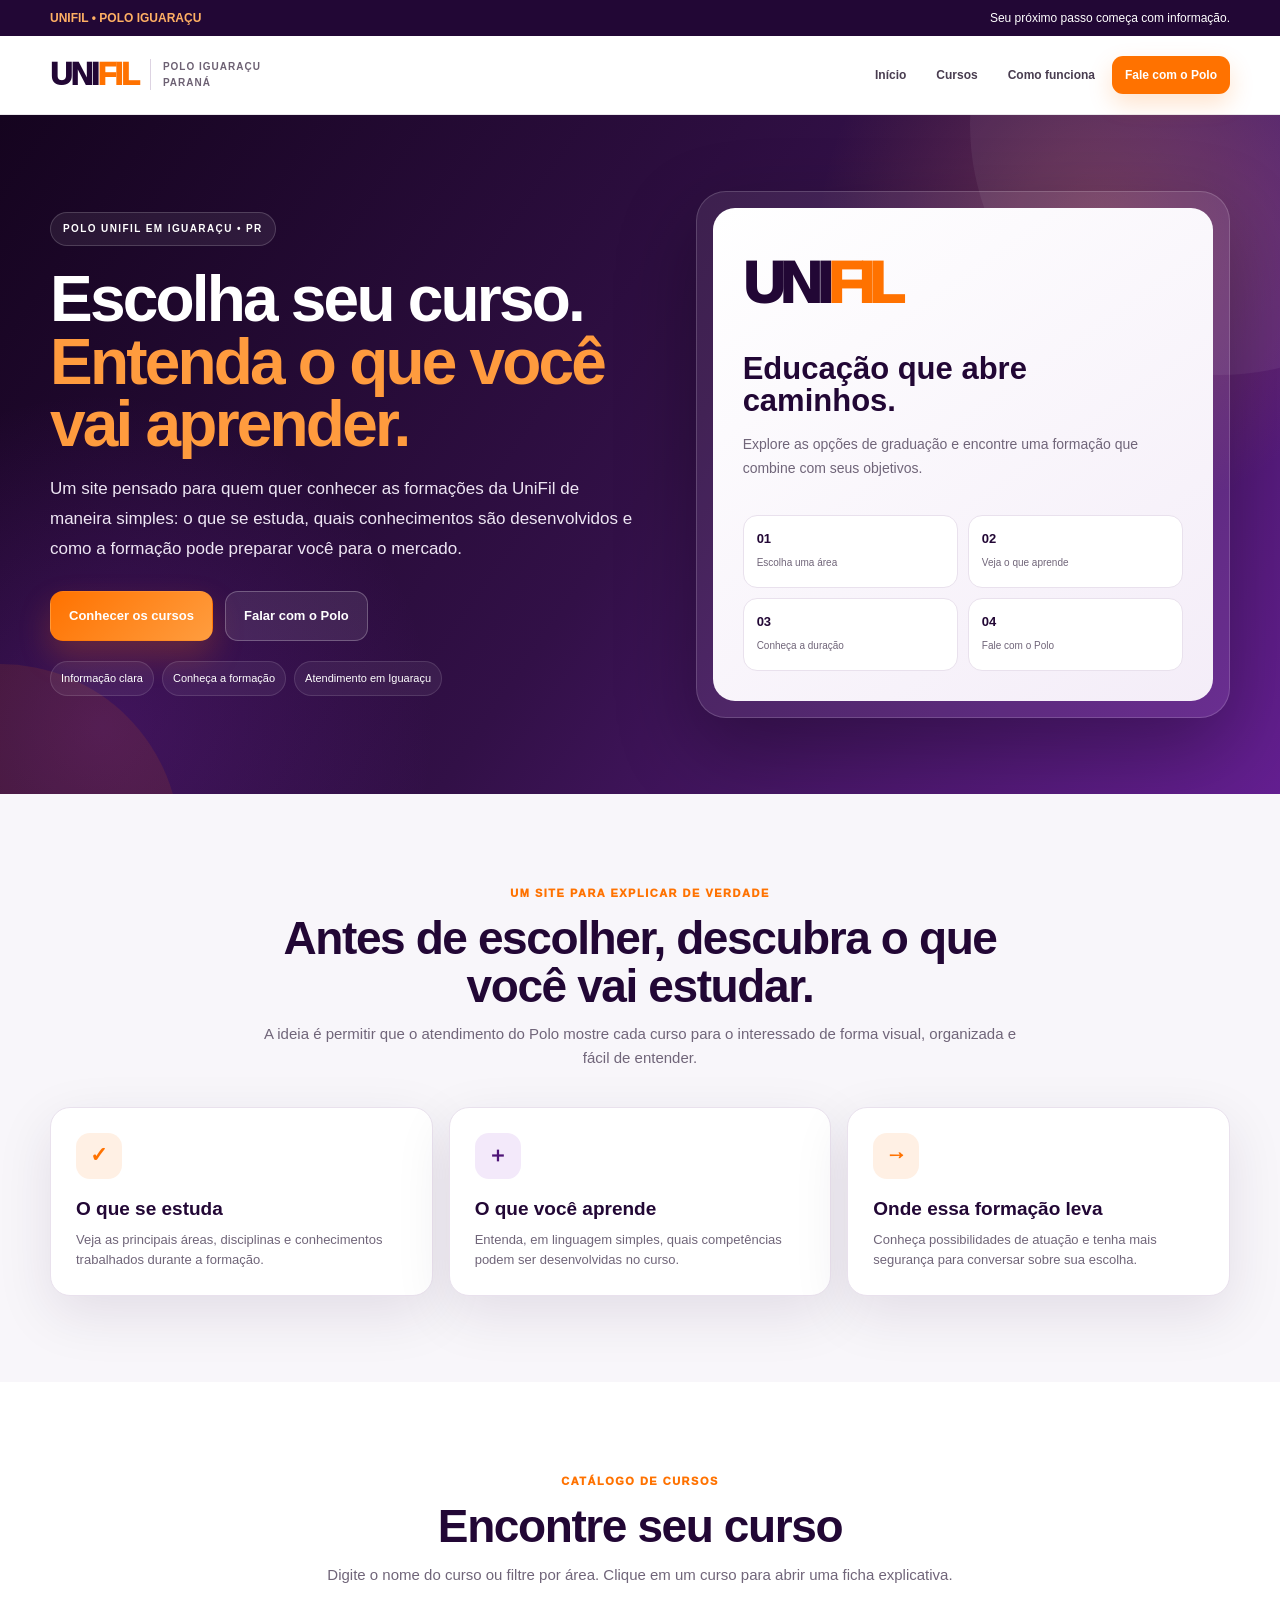
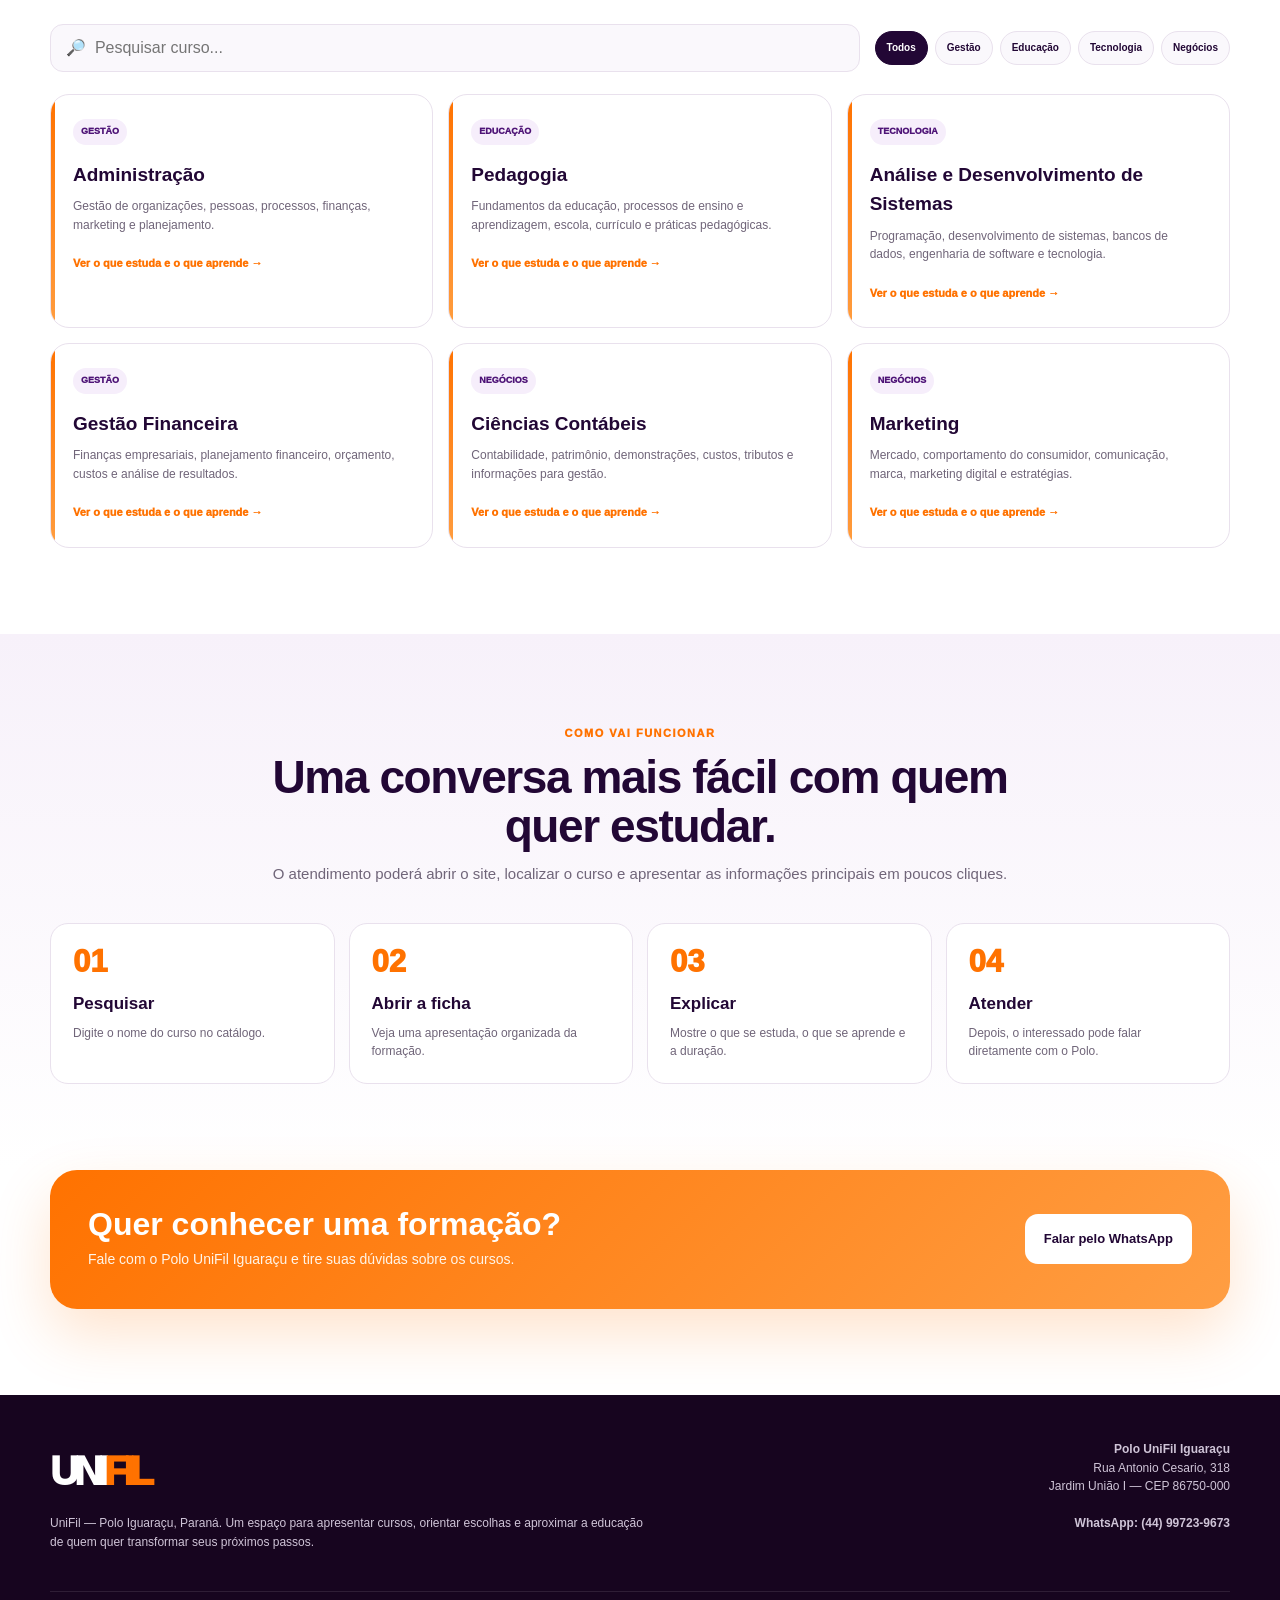
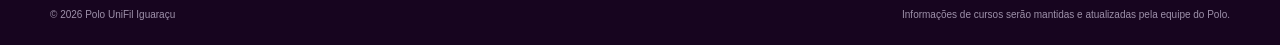
<file: instituto/index.html>
<!doctype html>
<html lang="pt-BR">
<head>
<meta charset="utf-8">
<meta name="viewport" content="width=device-width, initial-scale=1">
<meta name="theme-color" content="#18062a">
<meta name="description" content="UniFil Polo Iguaraçu PR — conheça os cursos, o que você estuda e o que aprende em cada formação.">
<title>UniFil | Polo Iguaraçu PR</title>
<style>
:root{--purple:#220735;--purple2:#4e1477;--purple3:#7b27a6;--orange:#ff7200;--orange2:#ff9d3f;--cream:#fff9f4;--bg:#f8f6fa;--ink:#241b2c;--muted:#706579;--line:#e9e1ed;--white:#fff;--shadow:0 18px 55px rgba(40,10,58,.10)}
*{box-sizing:border-box}html{scroll-behavior:smooth}body{margin:0;font-family:Inter,Segoe UI,Arial,sans-serif;color:var(--ink);background:var(--bg);line-height:1.55}a{text-decoration:none;color:inherit}button,input{font:inherit}.wrap{width:min(1180px,calc(100% - 36px));margin:auto}
.top{background:var(--purple);color:#fff;font-size:12px}.topin{min-height:36px;display:flex;justify-content:space-between;align-items:center;gap:15px}.top strong{color:#ffb064}
.nav{position:sticky;top:0;z-index:100;background:rgba(255,255,255,.95);backdrop-filter:blur(16px);border-bottom:1px solid rgba(34,7,53,.09)}.navin{min-height:78px;display:flex;align-items:center;justify-content:space-between;gap:20px}.brand{display:flex;align-items:center;gap:12px}.wordmark{font-weight:1000;font-size:31px;letter-spacing:-2px;color:var(--purple)}.wordmark span{color:var(--orange)}.brand small{display:block;border-left:1px solid #ddd3e2;padding-left:12px;color:#6d6173;font-size:10px;font-weight:900;letter-spacing:1px;text-transform:uppercase}.links{display:flex;gap:4px;align-items:center}.links a{padding:10px 13px;border-radius:11px;font-size:12px;font-weight:900;color:#493d50}.links a:hover{background:#f5edf9;color:var(--purple)}.links .cta{background:var(--orange);color:#fff;box-shadow:0 10px 24px rgba(255,114,0,.20)}.menu{display:none;border:0;background:var(--purple);color:#fff;border-radius:12px;width:44px;height:44px;font-size:22px}
.hero{position:relative;overflow:hidden;color:#fff;background:radial-gradient(circle at 86% 18%,rgba(255,150,61,.24),transparent 23%),radial-gradient(circle at 8% 90%,rgba(145,47,205,.25),transparent 25%),linear-gradient(125deg,#15041f,#321047 52%,#641f91)}.hero:before{content:"";position:absolute;width:500px;height:500px;right:-190px;top:-240px;border-radius:50%;background:rgba(255,255,255,.06)}.hero:after{content:"";position:absolute;width:360px;height:360px;left:-180px;bottom:-230px;border-radius:50%;background:rgba(255,114,0,.10)}.heroIn{position:relative;z-index:2;min-height:650px;padding:76px 0;display:grid;grid-template-columns:1.05fr .95fr;align-items:center;gap:55px}.eyebrow{display:inline-flex;padding:8px 12px;border-radius:999px;border:1px solid rgba(255,255,255,.17);background:rgba(255,255,255,.07);font-size:10px;font-weight:900;letter-spacing:1.4px}.hero h1{font-size:clamp(42px,5vw,70px);line-height:.98;letter-spacing:-2.8px;margin:22px 0 18px}.hero h1 span{color:#ff9b3e}.hero p{max-width:650px;color:#eee6f4;font-size:17px;line-height:1.75}.heroBtns{display:flex;gap:12px;flex-wrap:wrap;margin-top:28px}.btn{min-height:48px;padding:14px 18px;border-radius:13px;border:1px solid transparent;font-size:13px;font-weight:900;display:inline-flex;align-items:center;justify-content:center}.btn.orange{background:linear-gradient(135deg,var(--orange),var(--orange2));color:#fff;box-shadow:0 15px 32px rgba(255,114,0,.23)}.btn.light{background:rgba(255,255,255,.09);color:#fff;border-color:rgba(255,255,255,.25)}.proof{display:flex;flex-wrap:wrap;gap:8px;margin-top:20px}.proof span{padding:8px 10px;border-radius:999px;background:rgba(255,255,255,.06);border:1px solid rgba(255,255,255,.12);font-size:11px}.heroCard{padding:16px;border-radius:30px;background:rgba(255,255,255,.08);border:1px solid rgba(255,255,255,.16);box-shadow:0 30px 80px rgba(0,0,0,.30)}.heroCardInner{min-height:410px;border-radius:22px;padding:30px;background:linear-gradient(145deg,#fff,#f4edf8);color:var(--purple);display:flex;flex-direction:column;justify-content:space-between}.fakeLogo{font-weight:1000;font-size:58px;letter-spacing:-5px}.fakeLogo span{color:var(--orange)}.heroCard h2{font-size:31px;line-height:1.05;margin:25px 0 8px}.heroCard p{color:var(--muted);font-size:14px}.mini{display:grid;grid-template-columns:1fr 1fr;gap:10px;margin-top:20px}.mini div{padding:13px;border-radius:14px;background:#fff;border:1px solid var(--line)}.mini b{display:block;color:var(--purple);font-size:13px}.mini span{font-size:10px;color:var(--muted)}
.section{padding:86px 0}.heading{max-width:760px;margin:0 auto 38px;text-align:center}.label{color:var(--orange);font-size:11px;font-weight:1000;letter-spacing:1.5px;text-transform:uppercase}.heading h2{font-size:clamp(31px,4vw,46px);line-height:1.05;letter-spacing:-1.4px;color:var(--purple);margin:9px 0 12px}.heading p{margin:0;color:var(--muted);font-size:15px}.benefits{display:grid;grid-template-columns:repeat(3,1fr);gap:16px}.benefit{background:#fff;border:1px solid var(--line);border-radius:20px;padding:25px;box-shadow:var(--shadow)}.icon{width:46px;height:46px;border-radius:14px;background:#fff0e4;color:var(--orange);display:grid;place-items:center;font-size:21px;font-weight:1000;margin-bottom:15px}.benefit:nth-child(2) .icon{background:#f3e9fa;color:var(--purple2)}.benefit h3{margin:0 0 7px;color:var(--purple);font-size:19px}.benefit p{margin:0;color:var(--muted);font-size:13px}
.courses{background:#fff}.courseBar{display:flex;justify-content:space-between;align-items:center;gap:15px;flex-wrap:wrap;margin-bottom:22px}.search{flex:1;min-width:250px;position:relative}.search input{width:100%;height:48px;border:1px solid var(--line);border-radius:13px;padding:0 15px;outline:0;background:#faf8fc}.search input:focus{border-color:#b882cc;box-shadow:0 0 0 4px rgba(123,39,166,.08)}.chips{display:flex;gap:7px;flex-wrap:wrap}.chip{border:1px solid var(--line);background:#faf8fc;color:var(--purple);border-radius:999px;padding:8px 11px;font-size:10px;font-weight:900;cursor:pointer}.chip.active,.chip:hover{background:var(--purple);color:#fff;border-color:var(--purple)}.courseGrid{display:grid;grid-template-columns:repeat(3,1fr);gap:15px}.course{position:relative;overflow:hidden;background:#fff;border:1px solid var(--line);border-radius:19px;padding:22px;min-height:205px;transition:.2s;cursor:pointer}.course:before{content:"";position:absolute;left:0;top:0;bottom:0;width:4px;background:linear-gradient(var(--orange),var(--orange2))}.course:hover{transform:translateY(-4px);box-shadow:var(--shadow);border-color:#d9c4e2}.course small{display:inline-block;padding:6px 8px;border-radius:999px;background:#f6eefb;color:var(--purple2);font-size:9px;font-weight:1000;text-transform:uppercase}.course h3{font-size:19px;color:var(--purple);margin:15px 0 8px}.course p{font-size:12px;color:var(--muted);margin:0 0 16px}.course .more{font-size:11px;font-weight:1000;color:var(--orange)}.empty{grid-column:1/-1;text-align:center;padding:35px;color:var(--muted);display:none}
.explain{background:linear-gradient(180deg,#f7f1fa,#fff)}.steps{display:grid;grid-template-columns:repeat(4,1fr);gap:14px}.step{background:#fff;border:1px solid var(--line);border-radius:18px;padding:22px}.num{font-size:31px;font-weight:1000;color:var(--orange);line-height:1}.step h3{color:var(--purple);font-size:17px;margin:14px 0 6px}.step p{margin:0;color:var(--muted);font-size:12px}
.call{padding:0 0 86px;background:#fff}.callBox{border-radius:27px;padding:38px;background:linear-gradient(135deg,var(--orange),#ff9e43);color:#fff;display:flex;justify-content:space-between;align-items:center;gap:25px;box-shadow:0 25px 60px rgba(255,114,0,.20)}.callBox h2{font-size:32px;line-height:1.05;margin:0 0 8px}.callBox p{margin:0;color:#fff5e9;font-size:14px}.callBox .btn{background:#fff;color:var(--purple)}
footer{background:#17051f;color:#fff;padding:45px 0 22px}.foot{display:grid;grid-template-columns:1.2fr .8fr;gap:30px}.foot .fakeLogo{font-size:40px}.foot p{color:#cfc4d7;font-size:12px;max-width:600px}.contact{text-align:right;color:#cfc4d7;font-size:12px}.bottom{border-top:1px solid rgba(255,255,255,.10);margin-top:28px;padding-top:15px;color:#9e91aa;font-size:10px;display:flex;justify-content:space-between;gap:15px}
.modal{position:fixed;inset:0;z-index:200;background:rgba(16,4,25,.72);backdrop-filter:blur(8px);display:none;align-items:center;justify-content:center;padding:18px}.modal.open{display:flex}.dialog{width:min(780px,100%);max-height:90vh;overflow:auto;background:#fff;border-radius:24px;padding:28px;box-shadow:0 35px 100px rgba(0,0,0,.35)}.dialogHead{display:flex;justify-content:space-between;gap:15px;border-bottom:1px solid var(--line);padding-bottom:16px}.dialogHead h2{margin:7px 0 0;color:var(--purple);font-size:30px}.close{width:43px;height:43px;border:0;border-radius:11px;background:#f2edf5;color:var(--purple);font-size:24px;cursor:pointer}.modalGrid{display:grid;grid-template-columns:1fr 1fr;gap:13px;margin-top:17px}.box{border:1px solid var(--line);border-radius:16px;padding:18px}.box h3{margin:0 0 7px;color:var(--purple);font-size:15px}.box p{margin:0;color:var(--muted);font-size:13px;line-height:1.7}.subjects{display:flex;flex-wrap:wrap;gap:6px}.subjects span{padding:7px 9px;background:#f7effc;color:var(--purple);border-radius:999px;font-size:10px;font-weight:900}
@media(max-width:900px){.heroIn{grid-template-columns:1fr}.heroCard{max-width:650px}.courseGrid{grid-template-columns:1fr 1fr}.steps{grid-template-columns:1fr 1fr}.benefits{grid-template-columns:1fr 1fr}}
@media(max-width:680px){.topin{justify-content:center}.topin span{display:none}.links{display:none}.menu{display:block}.navin{min-height:68px}.heroIn{padding:55px 0;min-height:auto}.hero h1{letter-spacing:-2px}.heroCardInner{min-height:350px}.section{padding:65px 0}.benefits,.courseGrid,.steps,.modalGrid{grid-template-columns:1fr}.courseBar{align-items:stretch}.search{min-width:100%}.callBox,.foot{grid-template-columns:1fr;display:grid}.contact{text-align:left}.bottom{display:block}.bottom span{display:block;margin-top:7px}.brand small{display:none}.wordmark{font-size:28px}}
</style>
</head>
<body>
<div class="top"><div class="wrap topin"><strong>UNIFIL • POLO IGUARAÇU</strong><span>Seu próximo passo começa com informação.</span></div></div>
<header class="nav"><div class="wrap navin"><a class="brand" href="#inicio"><div class="wordmark">UNI<span>FIL</span></div><small>Polo Iguaraçu<br>Paraná</small></a><nav class="links"><a href="#inicio">Início</a><a href="#cursos">Cursos</a><a href="#como">Como funciona</a><a href="#contato" class="cta">Fale com o Polo</a></nav><button class="menu" onclick="toggleMenu()">☰</button></div></header>
<main>
<section class="hero" id="inicio"><div class="wrap heroIn"><div><span class="eyebrow">POLO UNIFIL EM IGUARAÇU • PR</span><h1>Escolha seu curso.<br><span>Entenda o que você vai aprender.</span></h1><p>Um site pensado para quem quer conhecer as formações da UniFil de maneira simples: o que se estuda, quais conhecimentos são desenvolvidos e como a formação pode preparar você para o mercado.</p><div class="heroBtns"><a class="btn orange" href="#cursos">Conhecer os cursos</a><a class="btn light" href="#contato">Falar com o Polo</a></div><div class="proof"><span>Informação clara</span><span>Conheça a formação</span><span>Atendimento em Iguaraçu</span></div></div><div class="heroCard"><div class="heroCardInner"><div><div class="fakeLogo">UNI<span>FIL</span></div><h2>Educação que abre caminhos.</h2><p>Explore as opções de graduação e encontre uma formação que combine com seus objetivos.</p></div><div class="mini"><div><b>01</b><span>Escolha uma área</span></div><div><b>02</b><span>Veja o que aprende</span></div><div><b>03</b><span>Conheça a duração</span></div><div><b>04</b><span>Fale com o Polo</span></div></div></div></div></div></section>
<section class="section"><div class="wrap"><div class="heading"><span class="label">UM SITE PARA EXPLICAR DE VERDADE</span><h2>Antes de escolher, descubra o que você vai estudar.</h2><p>A ideia é permitir que o atendimento do Polo mostre cada curso para o interessado de forma visual, organizada e fácil de entender.</p></div><div class="benefits"><article class="benefit"><div class="icon">✓</div><h3>O que se estuda</h3><p>Veja as principais áreas, disciplinas e conhecimentos trabalhados durante a formação.</p></article><article class="benefit"><div class="icon">＋</div><h3>O que você aprende</h3><p>Entenda, em linguagem simples, quais competências podem ser desenvolvidas no curso.</p></article><article class="benefit"><div class="icon">→</div><h3>Onde essa formação leva</h3><p>Conheça possibilidades de atuação e tenha mais segurança para conversar sobre sua escolha.</p></article></div></div></section>
<section class="section courses" id="cursos"><div class="wrap"><div class="heading"><span class="label">CATÁLOGO DE CURSOS</span><h2>Encontre seu curso</h2><p>Digite o nome do curso ou filtre por área. Clique em um curso para abrir uma ficha explicativa.</p></div><div class="courseBar"><div class="search"><input id="search" type="search" placeholder="🔎  Pesquisar curso..." oninput="filterCourses()"></div><div class="chips"><button class="chip active" onclick="setFilter('Todos',this)">Todos</button><button class="chip" onclick="setFilter('Gestão',this)">Gestão</button><button class="chip" onclick="setFilter('Educação',this)">Educação</button><button class="chip" onclick="setFilter('Tecnologia',this)">Tecnologia</button><button class="chip" onclick="setFilter('Negócios',this)">Negócios</button></div></div><div id="courseGrid" class="courseGrid"></div><div id="empty" class="empty">Nenhum curso encontrado. Tente outro termo de pesquisa.</div></div></section>
<section class="section explain" id="como"><div class="wrap"><div class="heading"><span class="label">COMO VAI FUNCIONAR</span><h2>Uma conversa mais fácil com quem quer estudar.</h2><p>O atendimento poderá abrir o site, localizar o curso e apresentar as informações principais em poucos cliques.</p></div><div class="steps"><article class="step"><div class="num">01</div><h3>Pesquisar</h3><p>Digite o nome do curso no catálogo.</p></article><article class="step"><div class="num">02</div><h3>Abrir a ficha</h3><p>Veja uma apresentação organizada da formação.</p></article><article class="step"><div class="num">03</div><h3>Explicar</h3><p>Mostre o que se estuda, o que se aprende e a duração.</p></article><article class="step"><div class="num">04</div><h3>Atender</h3><p>Depois, o interessado pode falar diretamente com o Polo.</p></article></div></div></section>
<section class="call" id="contato"><div class="wrap"><div class="callBox"><div><h2>Quer conhecer uma formação?</h2><p>Fale com o Polo UniFil Iguaraçu e tire suas dúvidas sobre os cursos.</p></div><a class="btn" href="https://wa.me/5544997239673" target="_blank" rel="noopener">Falar pelo WhatsApp</a></div></div></section>
</main>
<footer><div class="wrap"><div class="foot"><div><div class="fakeLogo">UNI<span>FIL</span></div><p>UniFil — Polo Iguaraçu, Paraná. Um espaço para apresentar cursos, orientar escolhas e aproximar a educação de quem quer transformar seus próximos passos.</p></div><div class="contact"><b>Polo UniFil Iguaraçu</b><br>Rua Antonio Cesario, 318<br>Jardim União I — CEP 86750-000<br><br><b>WhatsApp: (44) 99723-9673</b></div></div><div class="bottom"><span>© 2026 Polo UniFil Iguaraçu</span><span>Informações de cursos serão mantidas e atualizadas pela equipe do Polo.</span></div></div></footer>
<div id="modal" class="modal" onclick="if(event.target===this)closeModal()"><div class="dialog"><div class="dialogHead"><div><span id="modalTag" class="label">CURSO</span><h2 id="modalTitle">Curso</h2></div><button class="close" onclick="closeModal()">×</button></div><div class="modalGrid"><div class="box"><h3>O que se estuda?</h3><p id="modalStudy"></p></div><div class="box"><h3>O que você aprende?</h3><p id="modalLearn"></p></div><div class="box"><h3>Duração / modalidade</h3><p id="modalDuration"></p></div><div class="box"><h3>Principais temas</h3><div id="modalSubjects" class="subjects"></div></div></div></div></div>
<script>
const courses=[
{name:'Administração',area:'Gestão',duration:'Informação a confirmar pelo Polo',study:'Gestão de organizações, pessoas, processos, finanças, marketing e planejamento.',learn:'Desenvolver visão administrativa, capacidade de planejamento, análise e tomada de decisões.',subjects:['Gestão','Pessoas','Finanças','Marketing']},
{name:'Pedagogia',area:'Educação',duration:'Informação a confirmar pelo Polo',study:'Fundamentos da educação, processos de ensino e aprendizagem, escola, currículo e práticas pedagógicas.',learn:'Planejar, organizar e desenvolver práticas educativas em diferentes contextos.',subjects:['Educação','Didática','Aprendizagem','Práticas pedagógicas']},
{name:'Análise e Desenvolvimento de Sistemas',area:'Tecnologia',duration:'Informação a confirmar pelo Polo',study:'Programação, desenvolvimento de sistemas, bancos de dados, engenharia de software e tecnologia.',learn:'Projetar, desenvolver, testar e manter soluções de software.',subjects:['Programação','Sistemas','Banco de dados','Software']},
{name:'Gestão Financeira',area:'Gestão',duration:'Informação a confirmar pelo Polo',study:'Finanças empresariais, planejamento financeiro, orçamento, custos e análise de resultados.',learn:'Analisar informações financeiras e apoiar decisões para melhorar o desempenho das organizações.',subjects:['Finanças','Custos','Orçamento','Análise']},
{name:'Ciências Contábeis',area:'Negócios',duration:'Informação a confirmar pelo Polo',study:'Contabilidade, patrimônio, demonstrações, custos, tributos e informações para gestão.',learn:'Produzir, analisar e interpretar informações contábeis para apoiar decisões.',subjects:['Contabilidade','Tributos','Custos','Patrimônio']},
{name:'Marketing',area:'Negócios',duration:'Informação a confirmar pelo Polo',study:'Mercado, comportamento do consumidor, comunicação, marca, marketing digital e estratégias.',learn:'Criar estratégias de marketing, analisar públicos e desenvolver ações de comunicação.',subjects:['Marketing','Marca','Digital','Consumidor']}
];
let currentFilter='Todos';
function renderCourses(){const q=document.getElementById('search').value.toLowerCase().trim();const list=courses.filter(c=>(currentFilter==='Todos'||c.area===currentFilter)&&(c.name.toLowerCase().includes(q)||c.area.toLowerCase().includes(q)));const grid=document.getElementById('courseGrid');grid.innerHTML=list.map((c,i)=>`<article class="course" onclick="openCourse(${courses.indexOf(c)})"><small>${c.area}</small><h3>${c.name}</h3><p>${c.study}</p><span class="more">Ver o que estuda e o que aprende →</span></article>`).join('');document.getElementById('empty').style.display=list.length?'none':'block'}
function filterCourses(){renderCourses()}
function setFilter(f,el){currentFilter=f;document.querySelectorAll('.chip').forEach(x=>x.classList.remove('active'));el.classList.add('active');renderCourses()}
function openCourse(i){const c=courses[i];document.getElementById('modalTag').textContent=c.area.toUpperCase();document.getElementById('modalTitle').textContent=c.name;document.getElementById('modalStudy').textContent=c.study;document.getElementById('modalLearn').textContent=c.learn;document.getElementById('modalDuration').textContent=c.duration;document.getElementById('modalSubjects').innerHTML=c.subjects.map(s=>`<span>${s}</span>`).join('');document.getElementById('modal').classList.add('open');document.body.style.overflow='hidden'}
function closeModal(){document.getElementById('modal').classList.remove('open');document.body.style.overflow=''}
function toggleMenu(){const links=document.querySelector('.links');links.style.display=links.style.display==='flex'?'none':'flex';if(innerWidth<=680){links.style.position='absolute';links.style.top='68px';links.style.left='18px';links.style.right='18px';links.style.padding='10px';links.style.background='#fff';links.style.border='1px solid var(--line)';links.style.borderRadius='15px';links.style.boxShadow='var(--shadow)';links.style.flexDirection='column';links.style.alignItems='stretch'}}
document.addEventListener('keydown',e=>{if(e.key==='Escape')closeModal()});renderCourses();
</script>
</body>
</html>
</file>
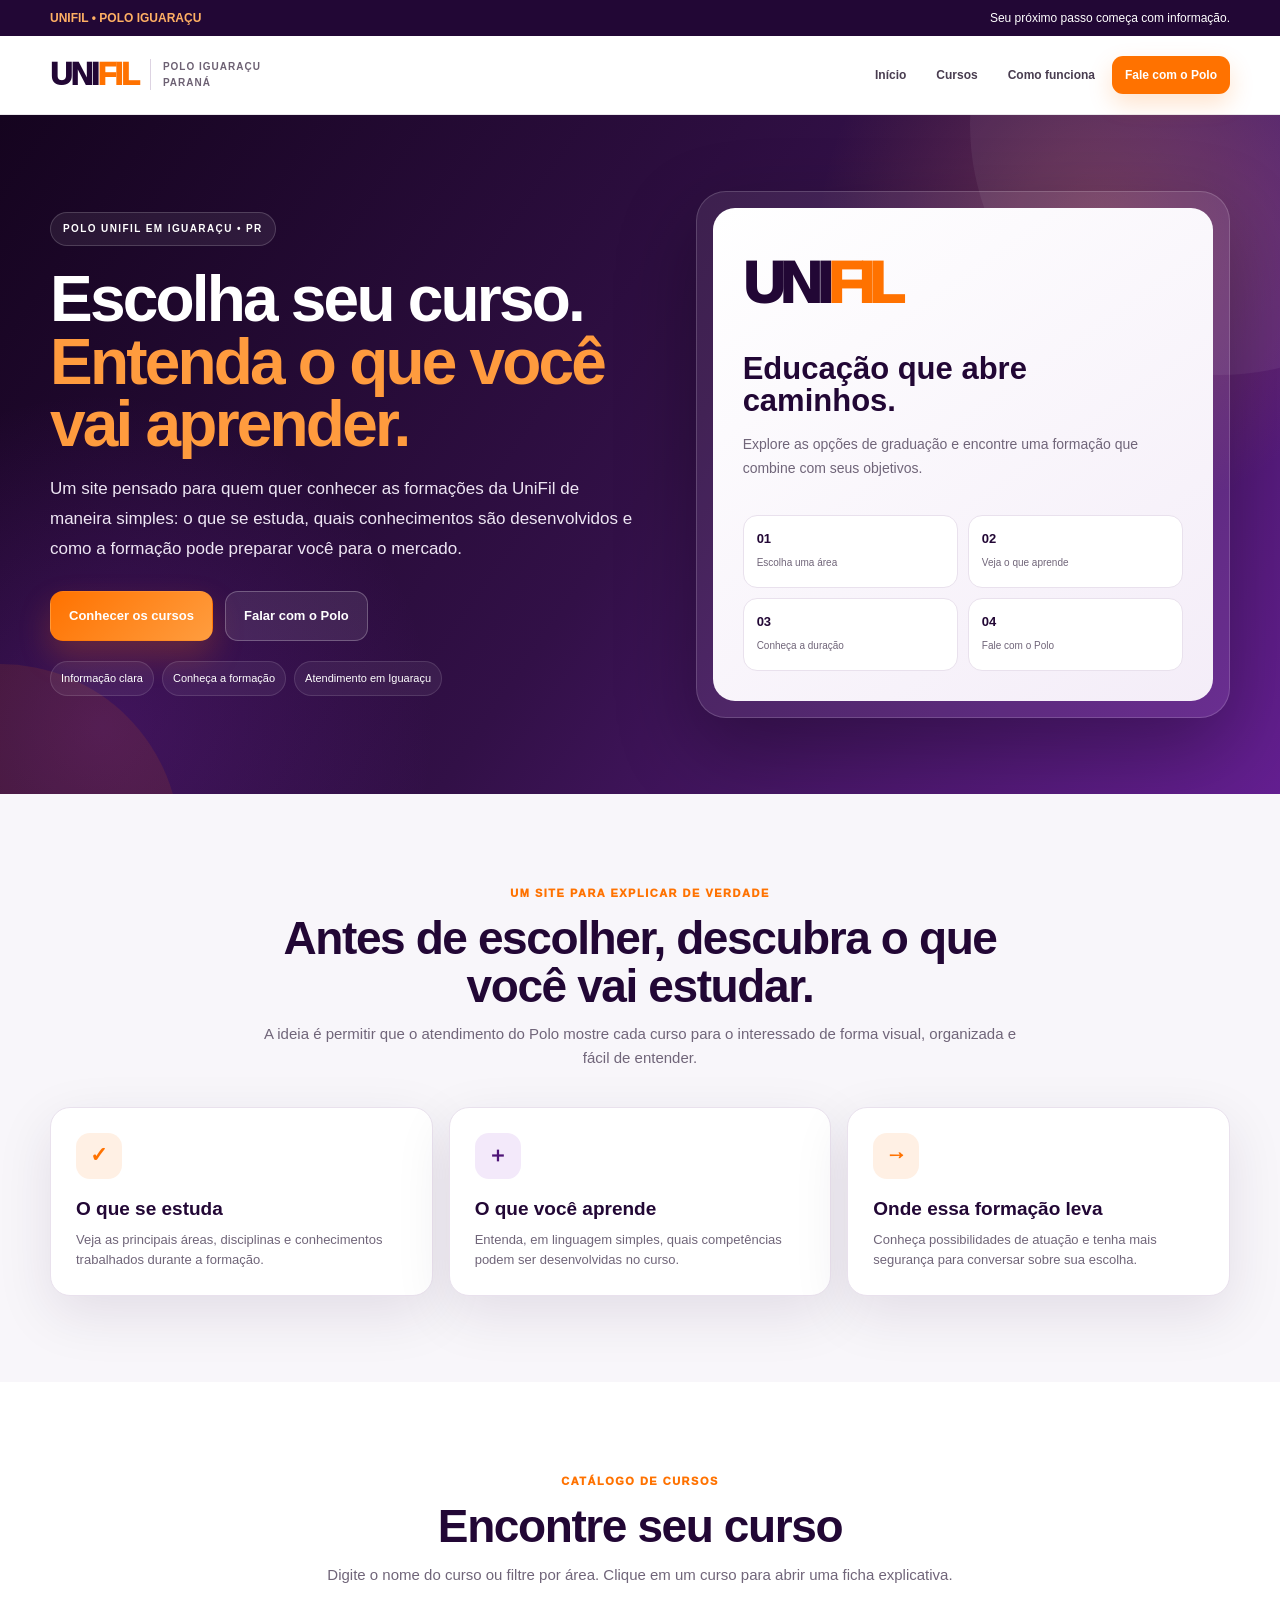
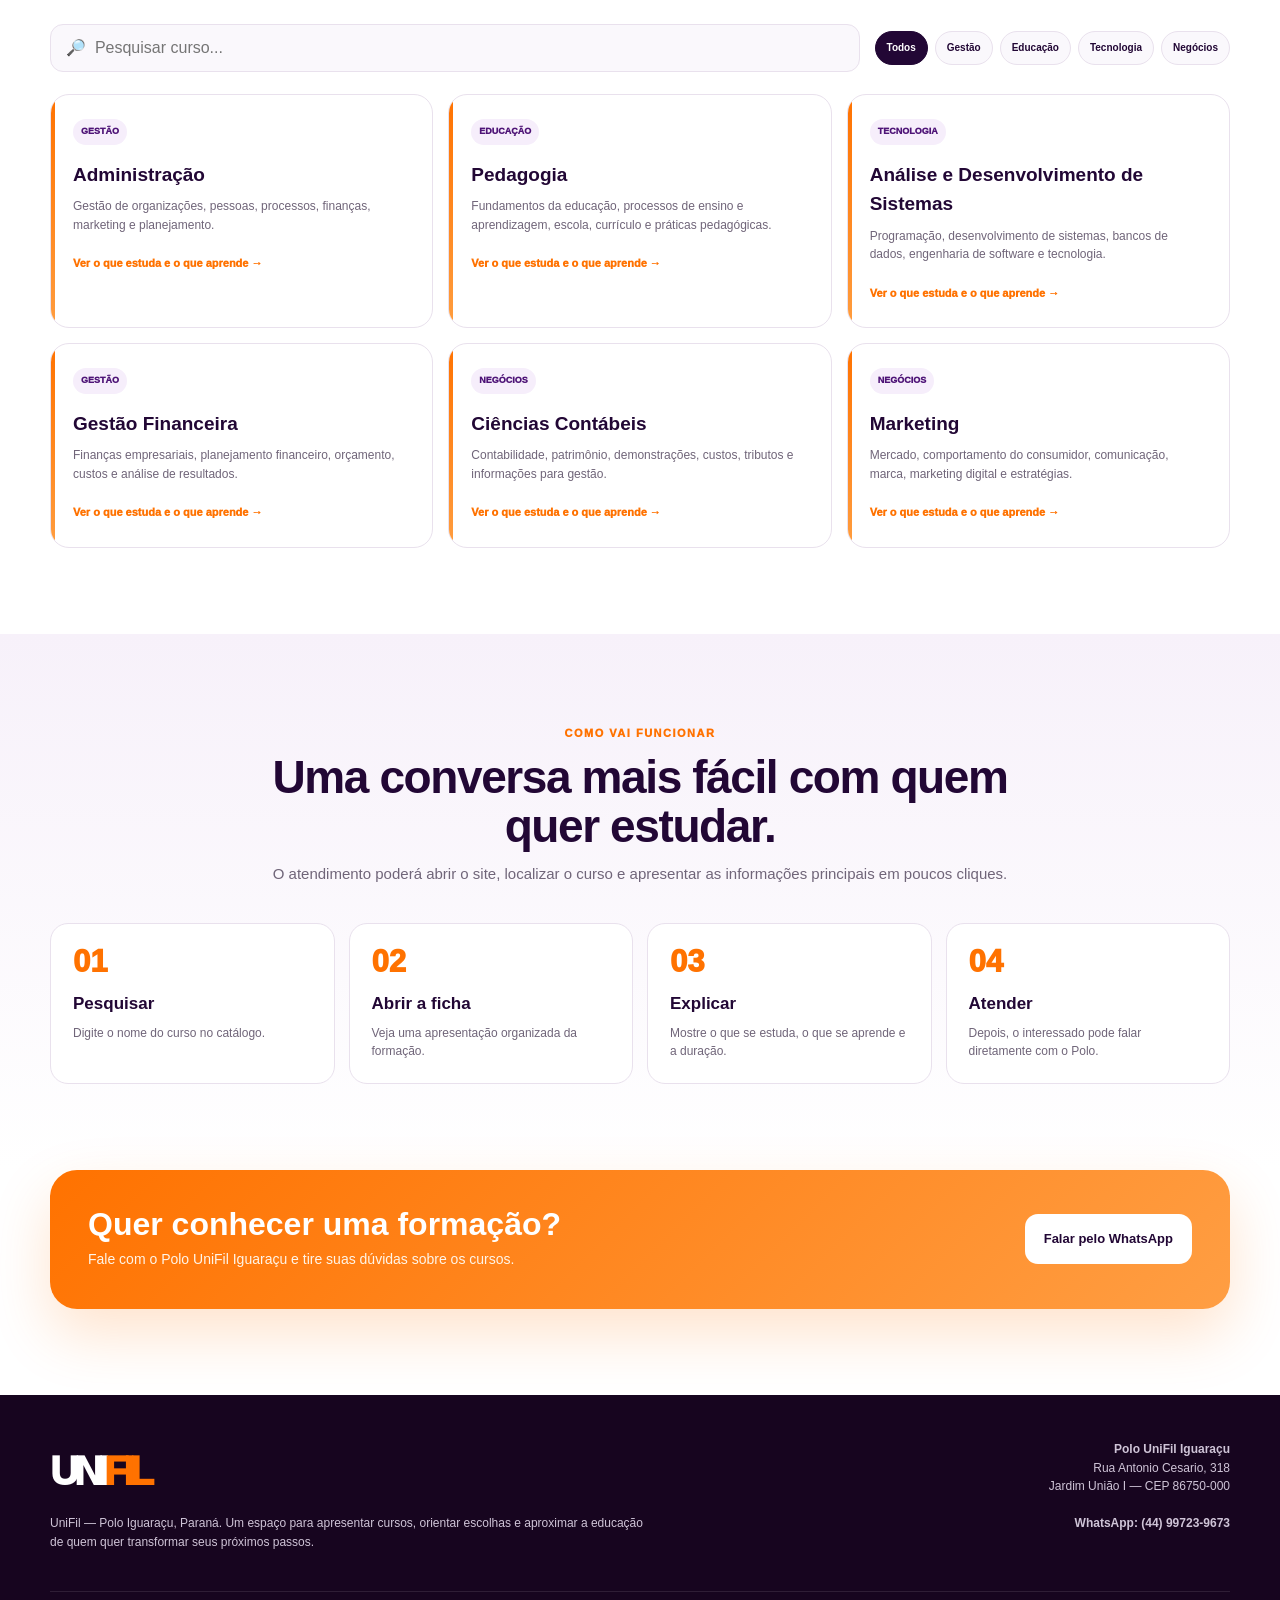
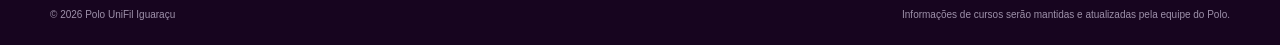
<file: site-publico/index.html>
<!doctype html>
<html lang="pt-BR">
<head><meta charset="utf-8"><meta name="viewport" content="width=device-width,initial-scale=1"><title>Instituto Educacional Canoa Grande</title><meta name="robots" content="index,follow"><style>html,body{margin:0;min-height:100%;font-family:Arial,sans-serif;background:#faf8fc}#loading{min-height:100vh;display:grid;place-items:center;text-align:center;color:#4d176e;font-weight:800;padding:24px}#loading span{display:block;margin-top:8px;color:#766b7e;font-size:13px;font-weight:600}</style></head>
<body><div id="loading">Carregando o site do Instituto...<span>Instituto Educacional Canoa Grande</span></div>
<script>(async()=>{try{const r=await fetch('/instituto',{cache:'no-store',redirect:'follow'});if(!r.ok)throw new Error('HTTP '+r.status);const html=await r.text();document.open();document.write(html);document.close()}catch(e){document.getElementById('loading').innerHTML='Não foi possível carregar o site.<br><span>O sistema foi atualizado. Tente novamente em alguns segundos.</span>'}})();</script>
</body></html>
</file>
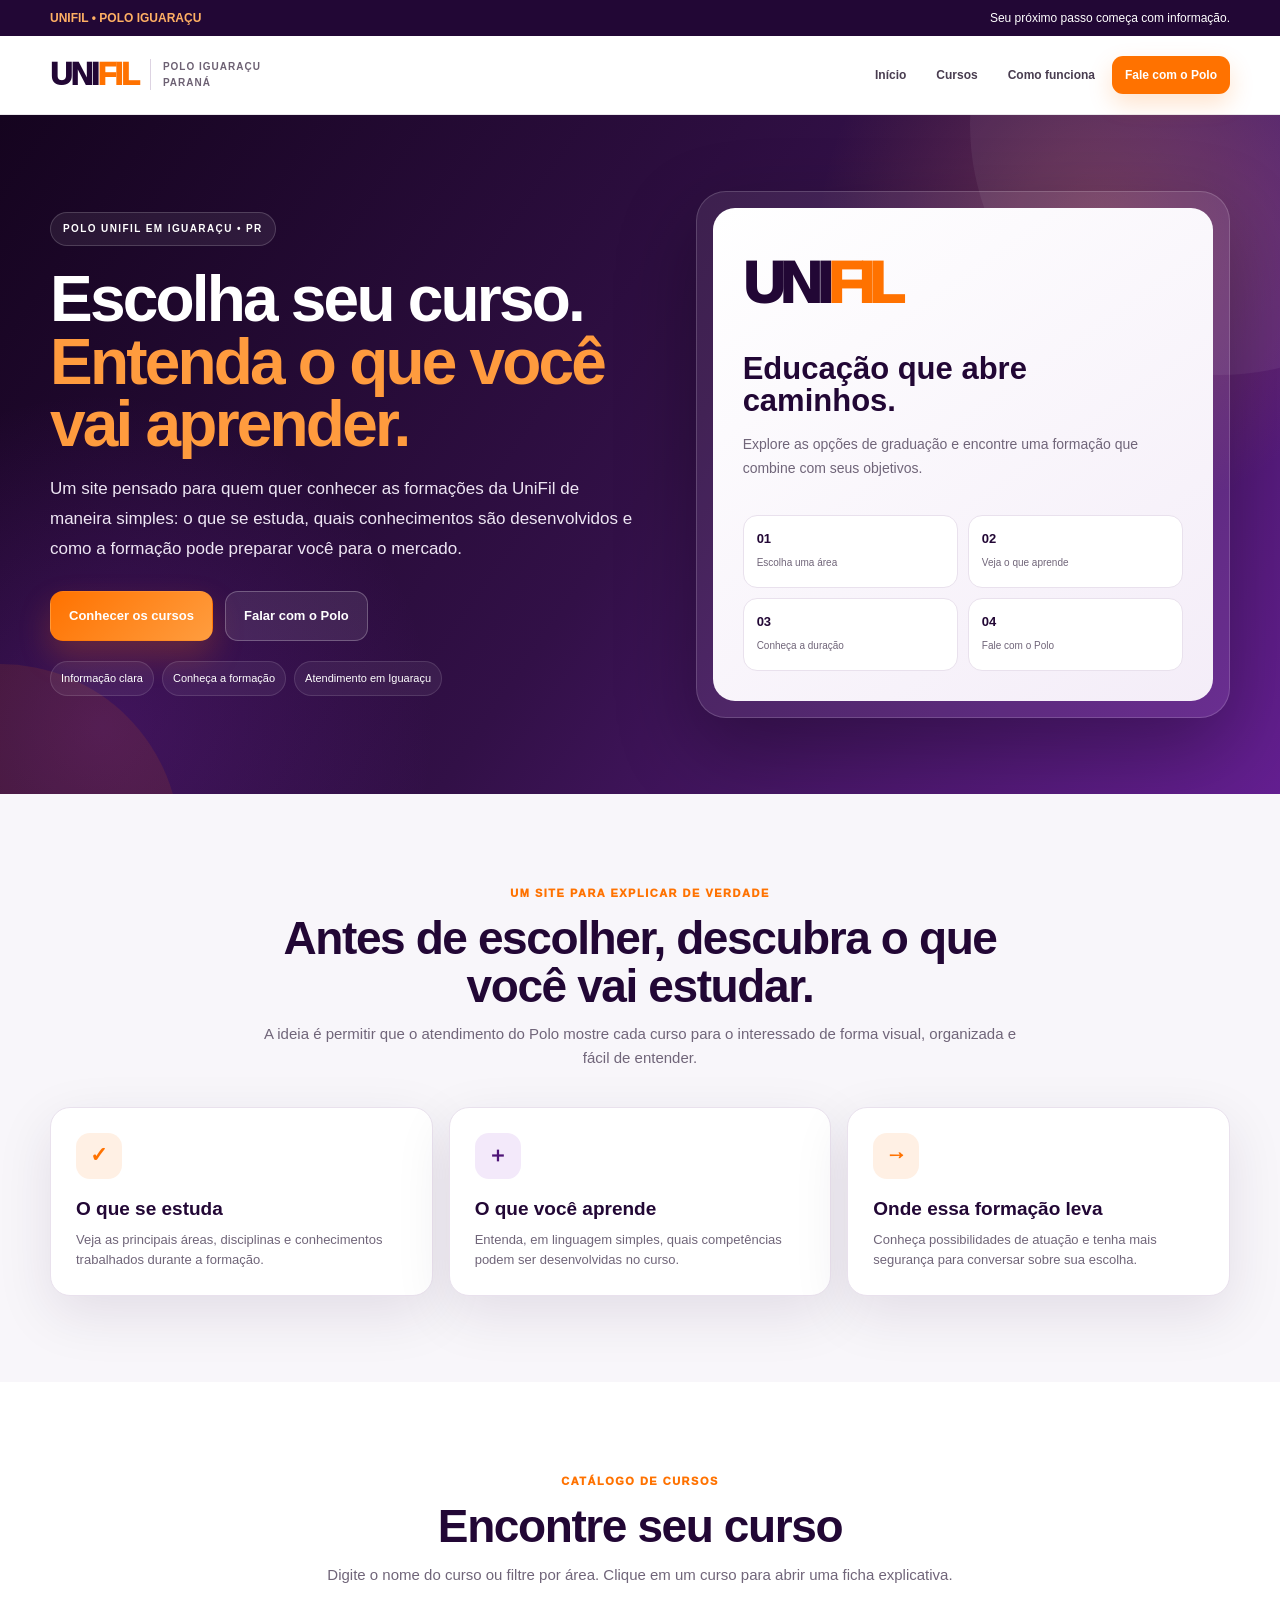
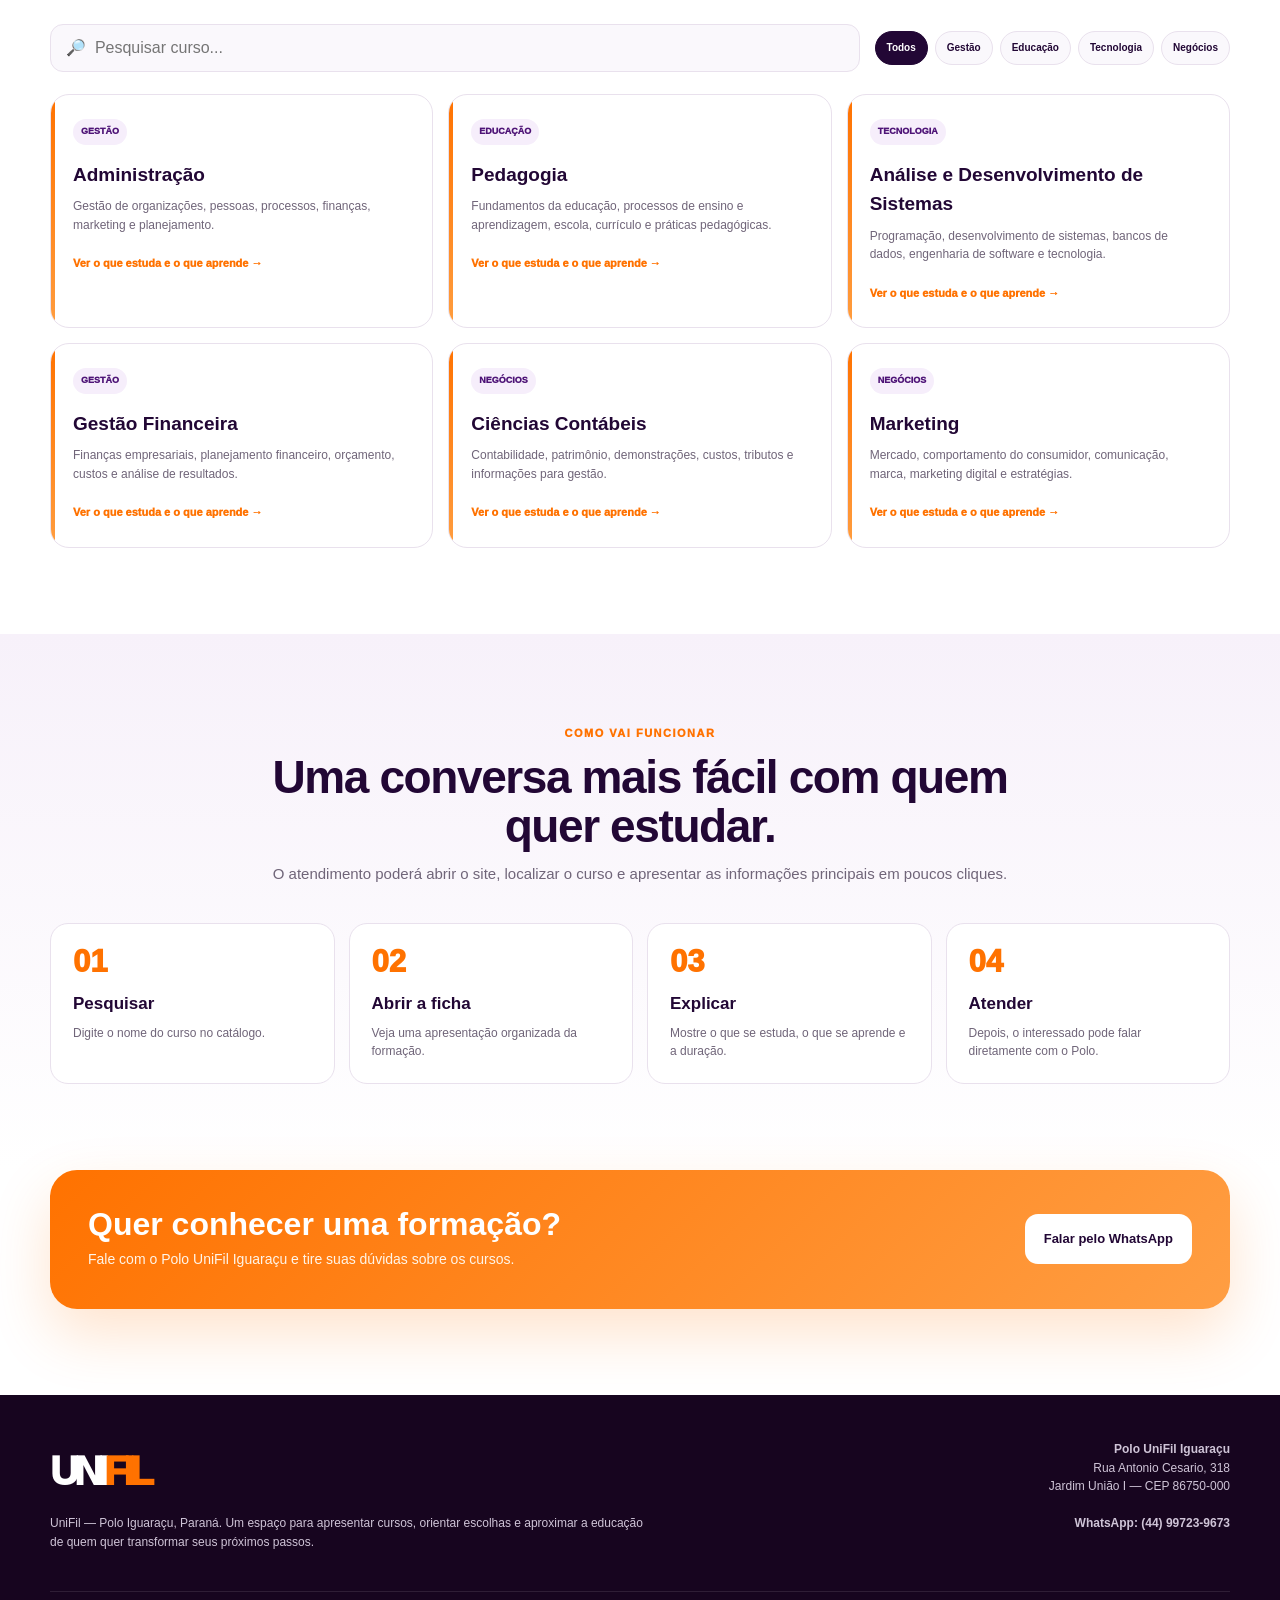
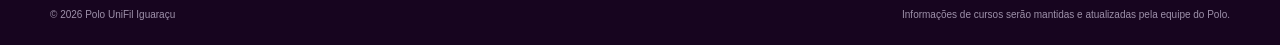
<file: instituto-oficial.html>
<!doctype html>
<html lang="pt-BR">
<head>
<meta charset="utf-8">
<meta name="viewport" content="width=device-width,initial-scale=1">
<meta http-equiv="refresh" content="0;url=/instituto">
<title>Instituto Educacional Canoa Grande</title>
<script>location.replace('/instituto');</script>
</head>
<body><p>Redirecionando para o site do Instituto...</p><p><a href="/instituto">Abrir o site do Instituto</a></p></body>
</html>
</file>
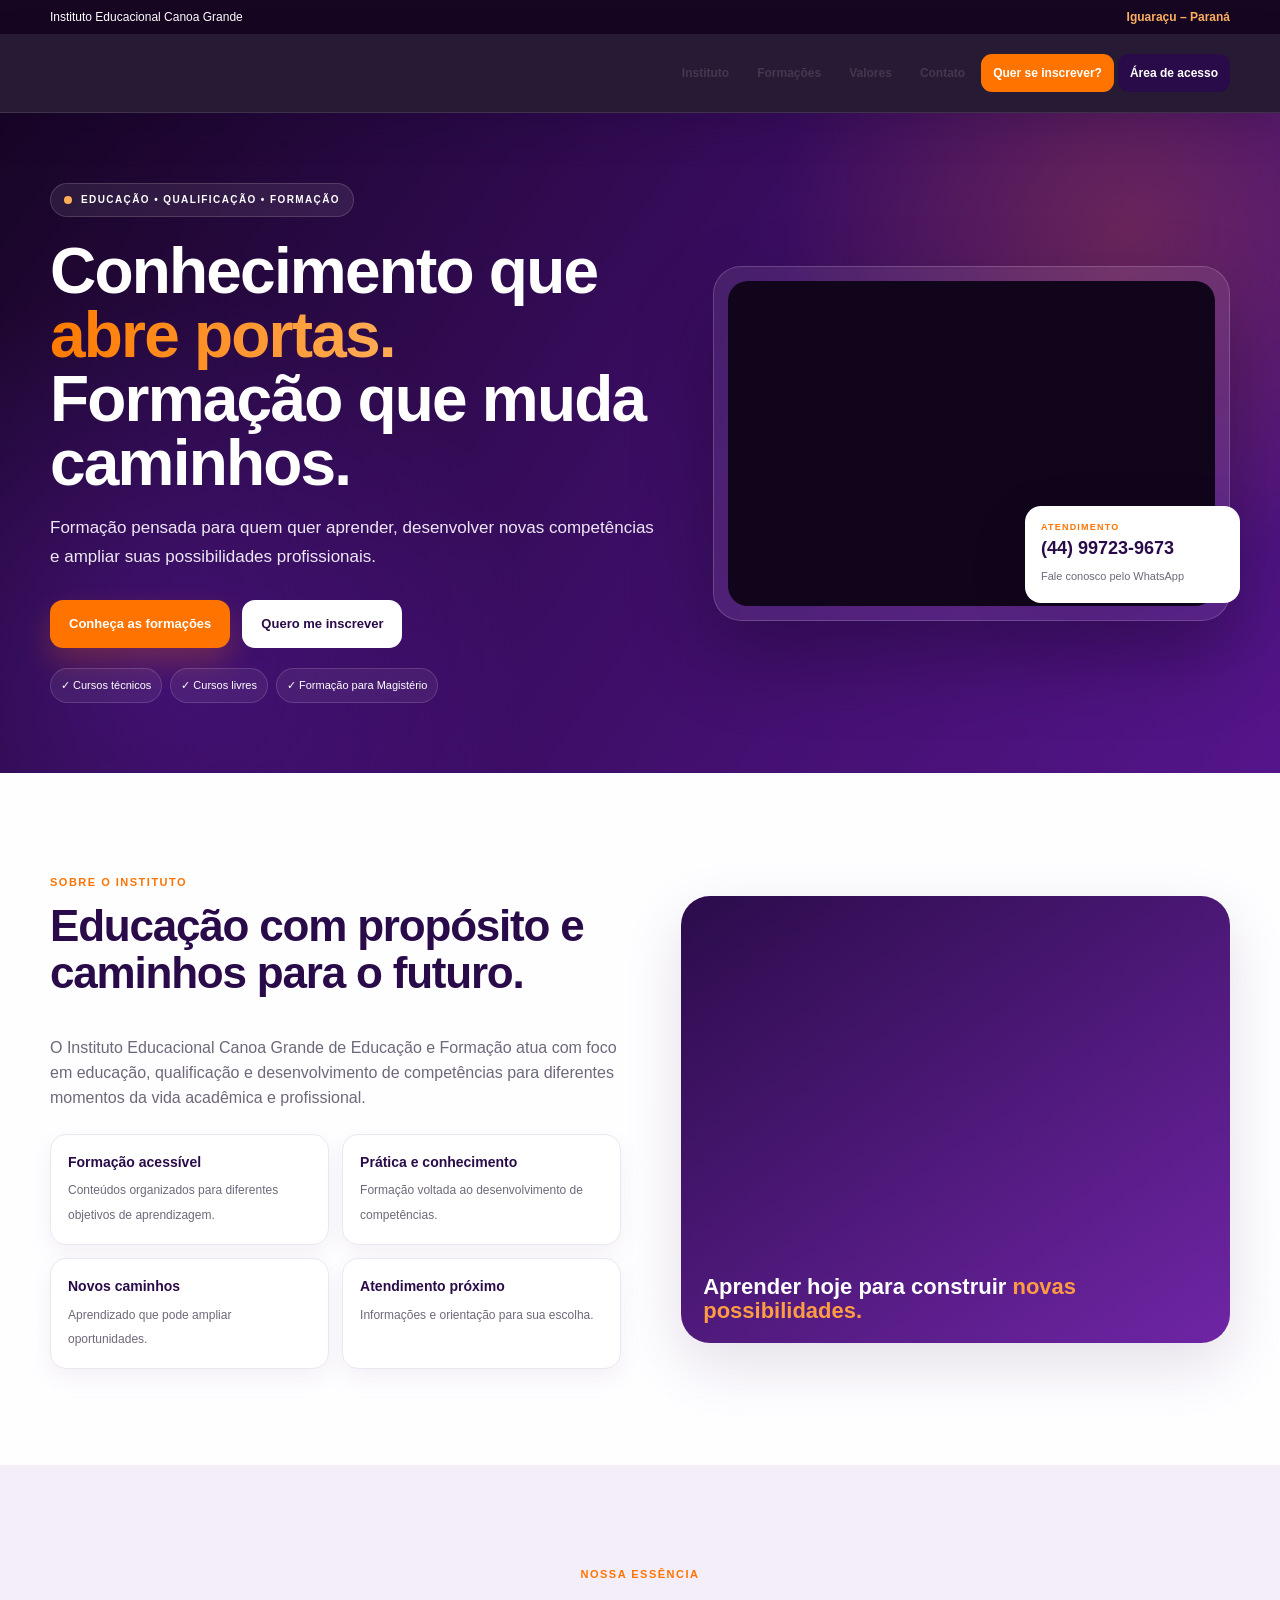
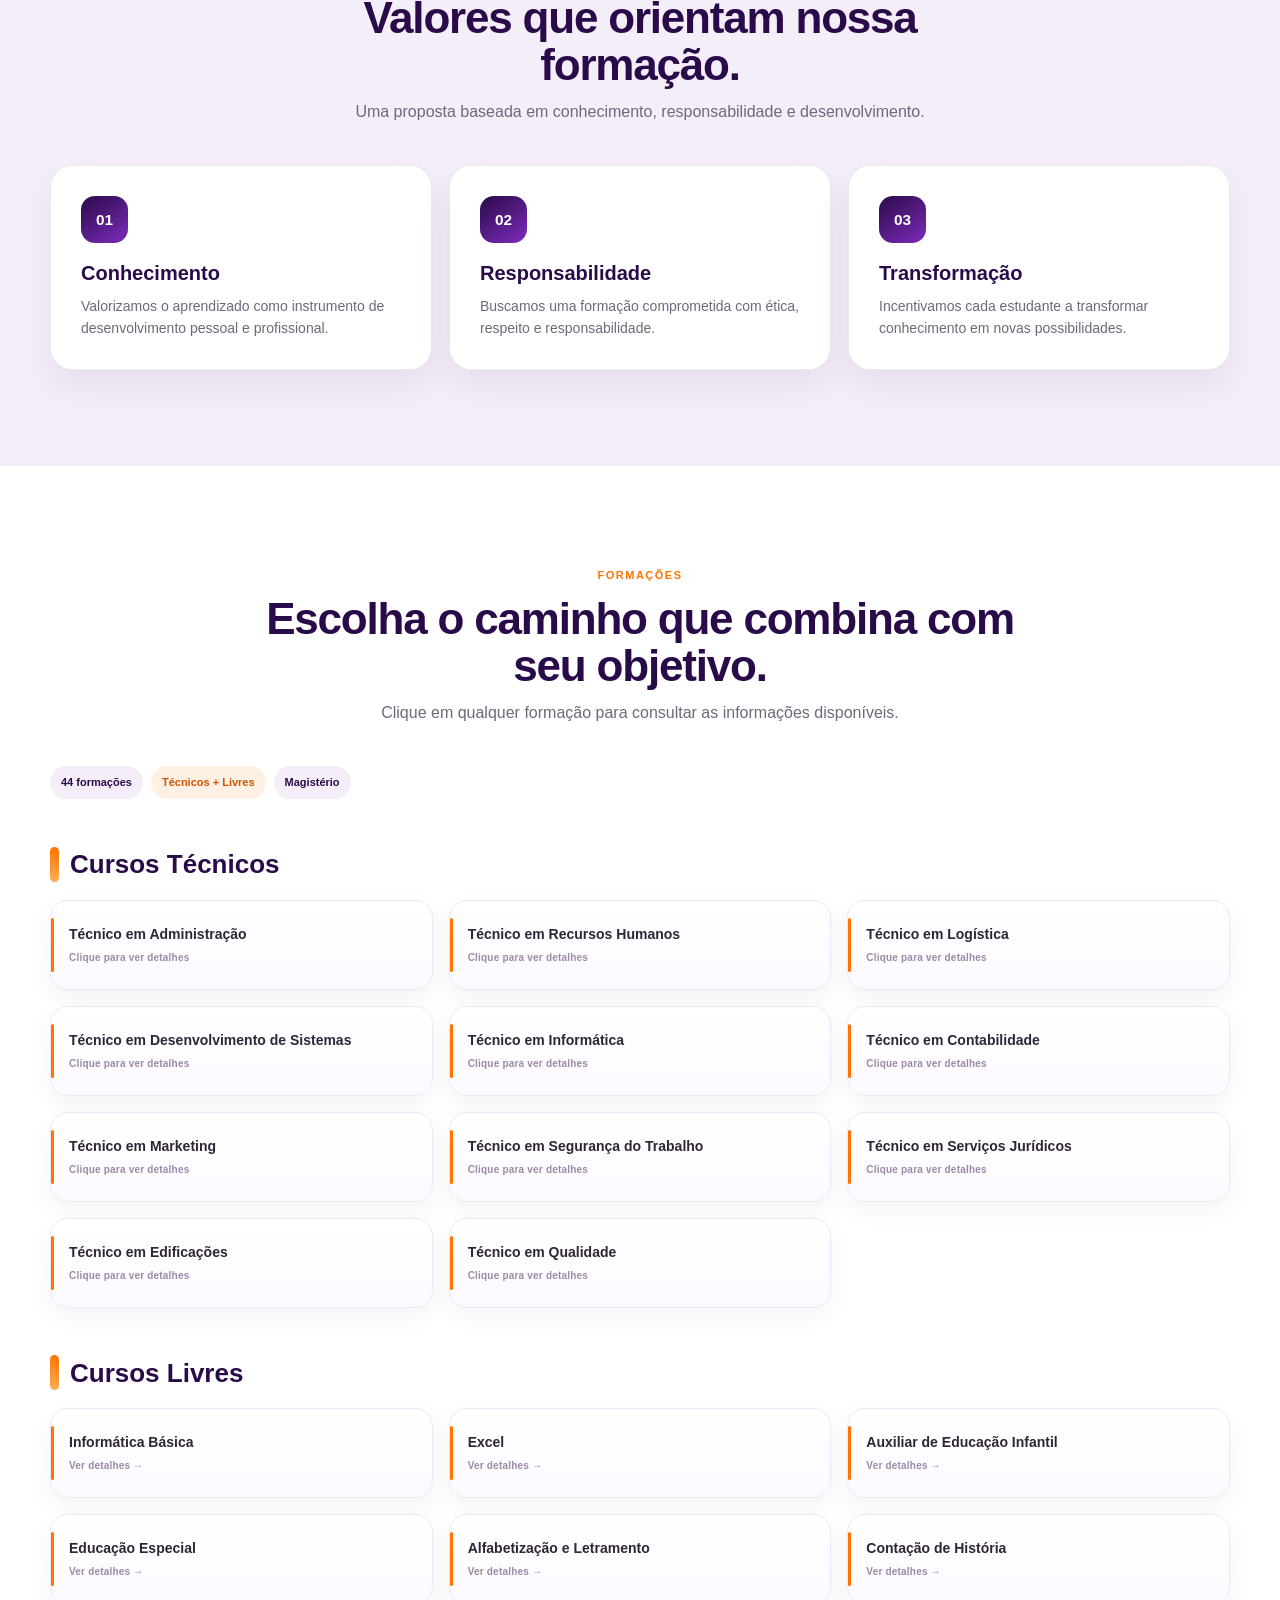
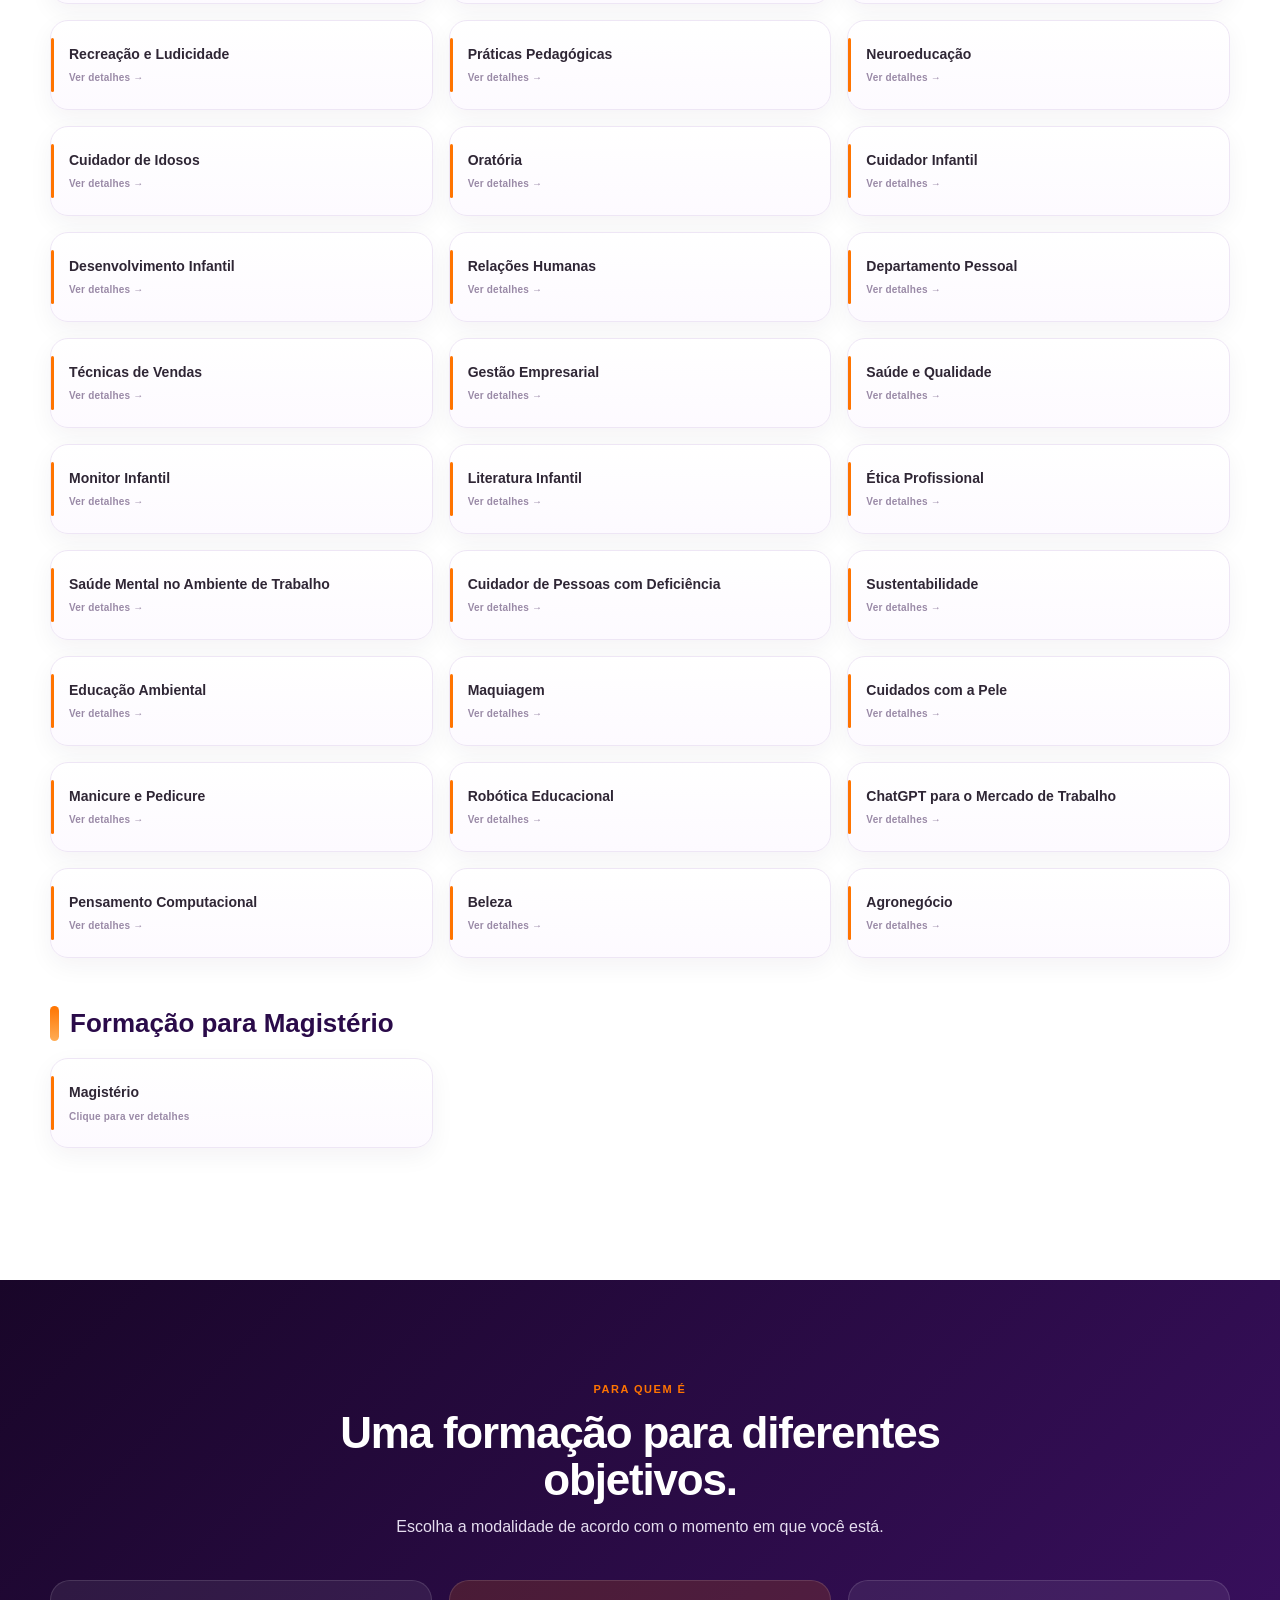
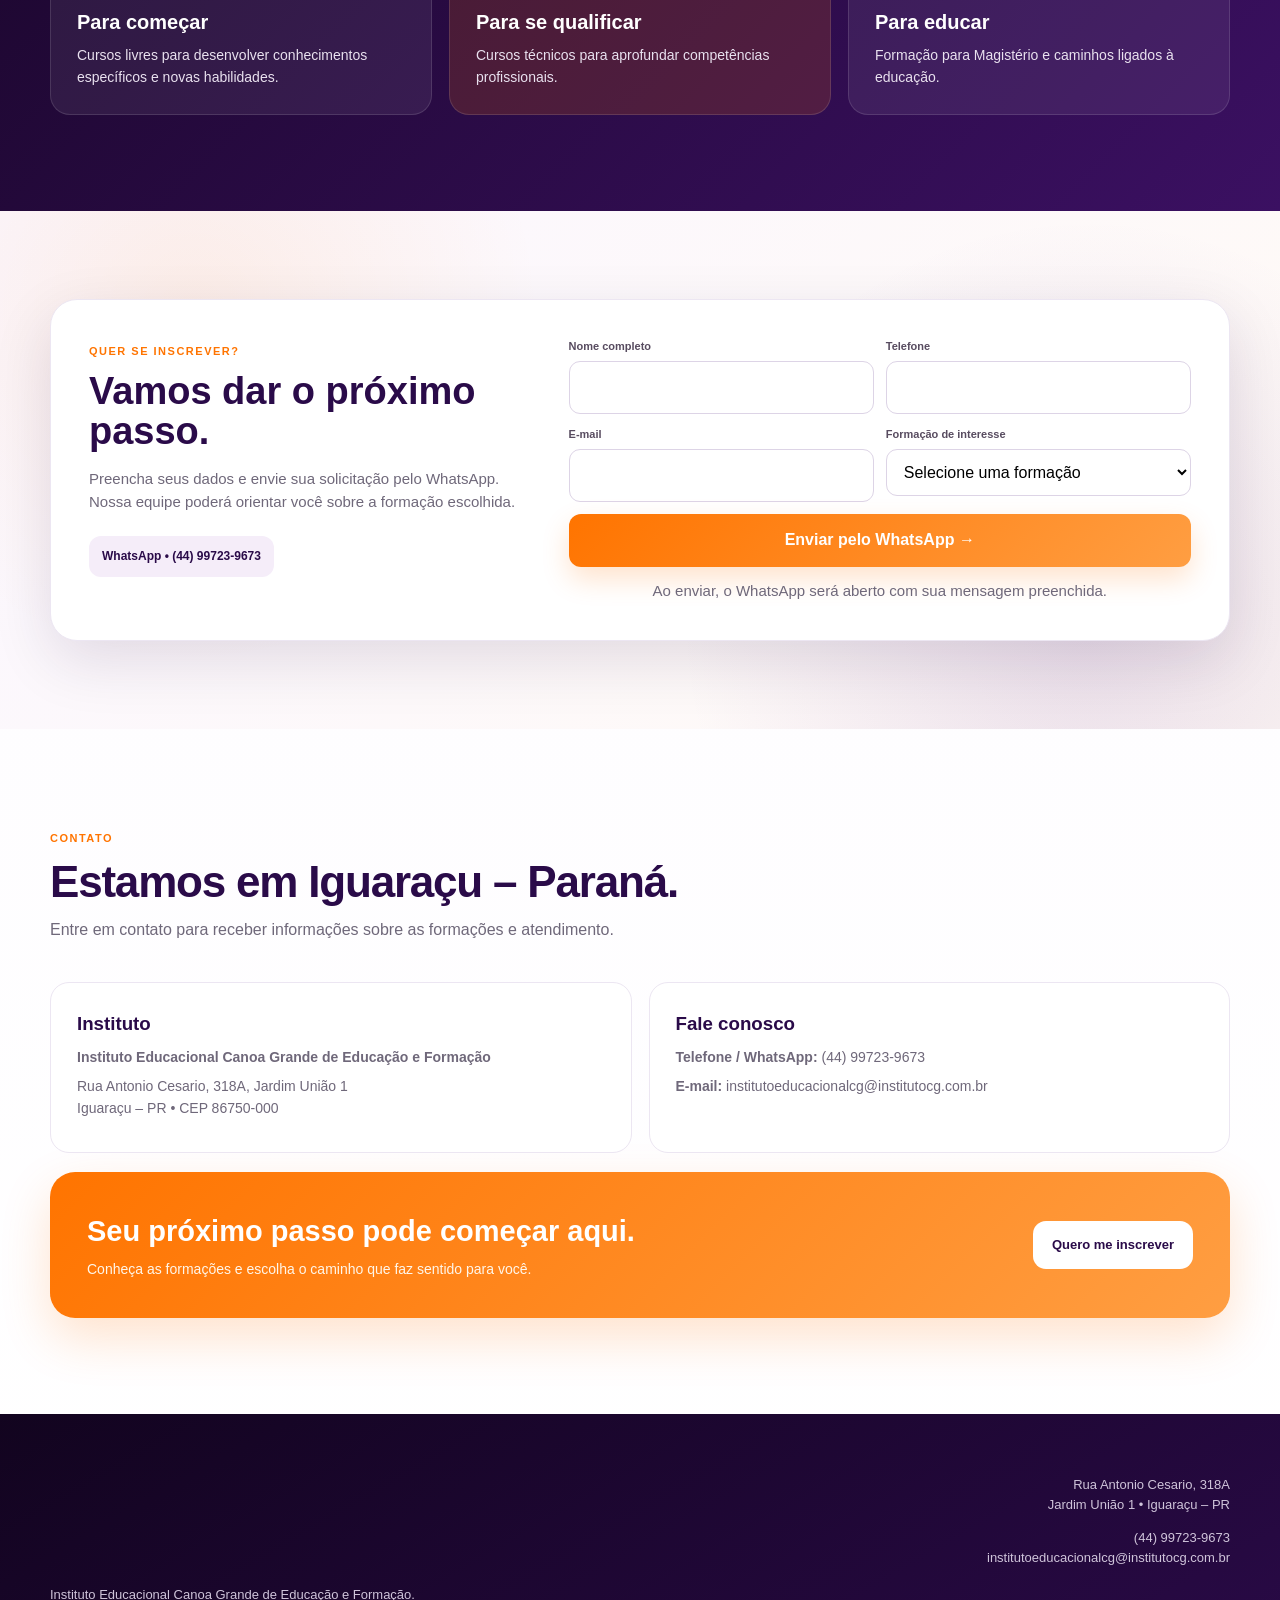
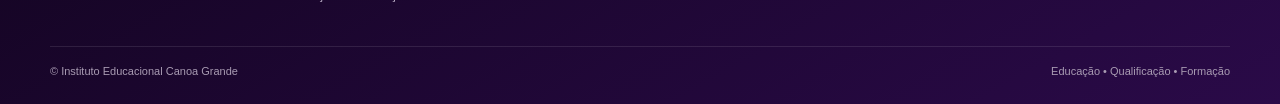
<file: landing.html>
<!doctype html>
<html lang="pt-BR">
<head>
<meta charset="utf-8">
<meta name="viewport" content="width=device-width, initial-scale=1, viewport-fit=cover">
<meta name="theme-color" content="#190629">
<title>Instituto Educacional Canoa Grande de Educação e Formação</title>
<meta name="description" content="Instituto Educacional Canoa Grande de Educação e Formação — educação, qualificação e formação profissional em Iguaraçu, Paraná.">
<style>
:root{--p:#2a0b49;--p2:#5b168a;--o:#ff7400;--o2:#ffad52;--bg:#faf8fc;--ink:#21182a;--muted:#756a80;--line:#ece5f1;--white:#fff;--shadow:0 20px 60px rgba(35,10,55,.12)}
*{box-sizing:border-box}html{scroll-behavior:smooth;-webkit-text-size-adjust:100%}body{margin:0;overflow-x:hidden;font-family:Inter,Segoe UI,Arial,sans-serif;color:var(--ink);background:var(--bg);line-height:1.55}body.menu-open,body.modal-open{overflow:hidden}img{max-width:100%;height:auto}a{text-decoration:none;color:inherit}button,input,select{font:inherit}.container{width:min(1180px,calc(100% - 40px));margin:auto}
.top{background:#160622;color:#fff;font-size:12px}.top .container{min-height:34px;display:flex;justify-content:space-between;align-items:center;gap:12px}.top b{color:#ffb15f}
.nav{position:sticky;top:0;z-index:100;background:rgba(255,255,255,.97);backdrop-filter:blur(16px);border-bottom:1px solid rgba(42,11,73,.09)}.navin{min-height:78px;display:flex;align-items:center;justify-content:space-between;gap:18px}.brand{display:block;width:180px;height:64px;overflow:hidden;border-radius:14px;flex:0 0 auto}.brand img{width:100%;height:100%;object-fit:cover;display:block}.links{display:flex;align-items:center;gap:4px;flex-wrap:wrap;justify-content:flex-end}.links a{padding:10px 12px;border-radius:11px;font-size:12px;font-weight:900;color:#45374e}.links a:hover{background:#f5edfa;color:var(--p)}.links .orange{background:var(--o);color:#fff}.links .purple{background:var(--p);color:#fff}.menu-toggle{display:none;width:46px;height:46px;border:0;border-radius:13px;background:var(--p);color:#fff;align-items:center;justify-content:center;flex-direction:column;gap:5px;cursor:pointer}.menu-toggle span{width:21px;height:2px;background:#fff;border-radius:99px;transition:.2s}.menu-toggle.active span:first-child{transform:translateY(7px) rotate(45deg)}.menu-toggle.active span:nth-child(2){opacity:0}.menu-toggle.active span:last-child{transform:translateY(-7px) rotate(-45deg)}
.hero{position:relative;overflow:hidden;color:#fff;background:radial-gradient(circle at 85% 15%,rgba(255,171,82,.23),transparent 22%),radial-gradient(circle at 8% 88%,rgba(130,55,190,.3),transparent 25%),linear-gradient(135deg,#150421,#2a0b49 45%,#64209a)}.hero-in{position:relative;z-index:2;min-height:620px;padding:70px 0;display:grid;grid-template-columns:1.08fr .92fr;align-items:center;gap:55px}.kicker{display:inline-flex;align-items:center;gap:9px;padding:8px 13px;border-radius:999px;background:rgba(255,255,255,.08);border:1px solid rgba(255,255,255,.15);font-size:10px;font-weight:900;letter-spacing:1.4px}.kicker i{width:8px;height:8px;border-radius:50%;background:var(--o2)}.hero h1{font-size:clamp(40px,5vw,70px);line-height:1;letter-spacing:-2.5px;margin:22px 0 18px;max-width:720px}.hero h1 span{color:#ff9a3e}.hero p{font-size:17px;line-height:1.75;color:#eee6f4;max-width:640px;margin:0}.actions{display:flex;gap:12px;flex-wrap:wrap;margin-top:28px}.btn{display:inline-flex;align-items:center;justify-content:center;padding:14px 19px;border-radius:13px;font-size:13px;font-weight:900;min-height:48px;transition:.2s}.btn:hover{transform:translateY(-2px)}.btn.o{background:var(--o);color:#fff;box-shadow:0 14px 30px rgba(255,116,0,.24)}.btn.w{background:#fff;color:var(--p)}.proof{display:flex;gap:8px;flex-wrap:wrap;margin-top:20px}.proof span{font-size:11px;padding:8px 10px;border-radius:999px;border:1px solid rgba(255,255,255,.14);background:rgba(255,255,255,.06)}.visual{position:relative;display:flex;justify-content:center}.logo-card{width:min(520px,100%);padding:14px;border-radius:28px;background:rgba(255,255,255,.08);border:1px solid rgba(255,255,255,.17);box-shadow:0 35px 80px rgba(0,0,0,.28)}.logo-card img{display:block;width:100%;aspect-ratio:3/2;object-fit:cover;border-radius:20px;background:#10051a}.floating{position:absolute;right:-10px;bottom:18px;background:#fff;color:var(--ink);min-width:215px;padding:15px 16px;border-radius:16px;box-shadow:var(--shadow)}.floating small{display:block;text-transform:uppercase;letter-spacing:1.2px;font-size:9px;font-weight:900;color:var(--o)}.floating strong{display:block;font-size:18px;color:var(--p)}.floating em{font-style:normal;font-size:11px;color:var(--muted)}
.section{padding:88px 0}.head{text-align:center;max-width:760px;margin:0 auto 40px}.head.left{text-align:left;margin-left:0}.tag{display:inline-block;color:var(--o);font-size:11px;font-weight:900;letter-spacing:1.5px;text-transform:uppercase}.head h2{font-size:clamp(32px,4vw,44px);line-height:1.06;letter-spacing:-1.2px;color:var(--p);margin:9px 0 12px}.head p{margin:0;color:var(--muted);font-size:16px}.soft{background:#f4eef8}.about{display:grid;grid-template-columns:1.02fr .98fr;gap:60px;align-items:center}.about p{color:var(--muted);font-size:16px}.about-points{display:grid;grid-template-columns:1fr 1fr;gap:13px;margin-top:23px}.point{background:#fff;border:1px solid var(--line);padding:17px;border-radius:16px;box-shadow:0 8px 25px rgba(50,18,69,.05)}.point b{display:block;color:var(--p);font-size:14px;margin-bottom:4px}.point span{font-size:12px;color:var(--muted)}.about-art{padding:15px;border-radius:29px;background:linear-gradient(145deg,#2b0c4b,#6f25a5);box-shadow:var(--shadow)}.about-art img{display:block;width:100%;aspect-ratio:3/2;object-fit:cover;border-radius:21px}.about-caption{color:#fff;font-weight:900;font-size:22px;line-height:1.12;padding:18px 7px 4px}.about-caption span{color:#ff9b43}
.cards{display:grid;grid-template-columns:repeat(3,1fr);gap:17px}.value{padding:27px;border-radius:20px;background:#fff;border:1px solid #eadff0;box-shadow:0 13px 38px rgba(53,16,95,.07)}.num{width:47px;height:47px;border-radius:14px;display:grid;place-items:center;background:linear-gradient(145deg,var(--p),#7d2bbb);color:#fff;font-weight:900;margin-bottom:15px}.value h3{margin:0 0 7px;color:var(--p);font-size:20px}.value p{margin:0;color:var(--muted);font-size:14px}
.courses{background:#fff}.course-tools{display:flex;align-items:center;justify-content:space-between;gap:14px;flex-wrap:wrap;margin-bottom:25px}.chips{display:flex;gap:8px;flex-wrap:wrap}.chip{padding:8px 11px;border-radius:999px;background:#f5eef9;color:var(--p);font-size:11px;font-weight:900}.chip.o{background:#fff0e4;color:#cc5700}.course-group{margin:36px 0}.course-title{display:flex;align-items:center;gap:11px;margin-bottom:15px}.course-title i{width:9px;height:35px;border-radius:99px;background:linear-gradient(var(--o),#ffad55);display:block}.course-title h3{margin:0;color:var(--p);font-size:26px}.course-list{display:grid;grid-template-columns:repeat(3,minmax(0,1fr));gap:13px}.course-item{position:relative;padding:17px 17px 15px 19px;background:#fff;border:1px solid var(--line);border-radius:16px;cursor:pointer;min-height:82px;display:flex;flex-direction:column;justify-content:center;transition:.2s;box-shadow:0 8px 25px rgba(45,13,64,.045)}.course-item:before{content:"";position:absolute;left:0;top:17px;bottom:17px;width:3px;border-radius:6px;background:var(--o)}.course-item:hover{transform:translateY(-3px);border-color:#d7c1e4;box-shadow:0 15px 35px rgba(53,16,95,.1)}.course-item strong{color:#2f2635;font-size:14px}.course-hint{display:block;color:#9a8aa7;font-size:10px;font-weight:800;margin-top:5px}
.band{background:linear-gradient(135deg,#190629,#3b1062);color:#fff}.band-grid{display:grid;grid-template-columns:repeat(3,1fr);gap:17px}.band .head h2{color:#fff}.band .head p{color:#e5ddef}.band-card{padding:26px;border-radius:20px;background:rgba(255,255,255,.07);border:1px solid rgba(255,255,255,.12)}.band-card:nth-child(2){background:rgba(255,116,0,.16)}.band-card h3{margin:0 0 7px;font-size:20px}.band-card p{margin:0;color:#e9e1ef;font-size:14px}
.signup{padding:88px 0;background:linear-gradient(135deg,#fff2e6,#f8f0fc)}.signup-box{display:grid;grid-template-columns:.83fr 1.17fr;gap:38px;background:#fff;border:1px solid var(--line);border-radius:27px;padding:38px;box-shadow:var(--shadow)}.signup-box h2{font-size:clamp(30px,4vw,38px);line-height:1.05;color:var(--p);margin:9px 0 12px}.signup-box p{color:var(--muted);font-size:15px}.whats{display:inline-flex;align-items:center;gap:8px;margin-top:8px;padding:11px 13px;border-radius:12px;background:#f5edf9;color:var(--p);font-size:12px;font-weight:900}.form{display:grid;gap:12px}.row{display:grid;grid-template-columns:1fr 1fr;gap:12px}.field label{display:block;font-size:11px;font-weight:900;color:#584c60;margin-bottom:6px}.field input,.field select{width:100%;padding:13px;border:1px solid #ddd4e6;border-radius:11px;outline:none;background:#fff;min-height:47px}.field input:focus,.field select:focus{border-color:#b47ad1;box-shadow:0 0 0 4px rgba(123,43,187,.08)}.submit{border:0;cursor:pointer;padding:14px 18px;border-radius:12px;background:linear-gradient(135deg,var(--o),#ff9e42);color:#fff;font-weight:900;min-height:50px;box-shadow:0 12px 28px rgba(255,116,0,.2)}.note{text-align:center;font-size:11px;color:#9a8da2;margin:0}
.contact{padding-top:72px}.contact-grid{display:grid;grid-template-columns:1fr 1fr;gap:17px}.contact-box{padding:26px;border:1px solid var(--line);border-radius:19px;background:#fff}.contact-box h3{color:var(--p);margin:0 0 9px}.contact-box p{color:var(--muted);font-size:14px;margin:7px 0}.final{margin-top:19px;padding:37px;border-radius:25px;background:linear-gradient(135deg,var(--o),#ff9e42);color:#fff;display:flex;justify-content:space-between;align-items:center;gap:22px;box-shadow:0 20px 50px rgba(255,116,0,.2)}.final h2{margin:0 0 5px;font-size:29px}.final p{margin:0;color:#fff6ea;font-size:14px}.final .btn{background:#fff;color:var(--p)}
footer{background:#150622;color:#fff;padding:48px 0 24px}.foot{display:grid;grid-template-columns:1.3fr .7fr;gap:40px}.foot-logo{width:190px;height:110px;overflow:hidden;border-radius:14px;margin-bottom:13px}.foot-logo img{width:100%;height:100%;object-fit:cover}.foot p,.foot-side{color:#cfc4da;font-size:13px}.foot-side{text-align:right}.foot-bottom{border-top:1px solid rgba(255,255,255,.1);margin-top:28px;padding-top:16px;color:#a89bb2;font-size:11px;display:flex;justify-content:space-between;gap:12px}
/* O modal usa nomes exclusivos: não conflita com a grade principal de cursos. */
.course-modal{position:fixed;inset:0;z-index:9999;background:rgba(13,4,22,.74);backdrop-filter:blur(8px);display:none;align-items:center;justify-content:center;padding:18px}.course-modal.open{display:flex}.course-dialog{width:min(920px,100%);max-height:90vh;overflow:auto;background:#fff;border-radius:24px;box-shadow:0 35px 100px rgba(0,0,0,.35);padding:28px}.course-header{display:flex;justify-content:space-between;gap:16px;align-items:flex-start;border-bottom:1px solid var(--line);padding-bottom:17px}.course-badge{display:inline-block;background:#f4eafa;color:var(--p);padding:7px 10px;border-radius:999px;font-size:10px;font-weight:900}.course-header h2{margin:8px 0 0;color:var(--p);font-size:clamp(27px,4vw,36px)}.course-close{width:44px;height:44px;flex:0 0 44px;border:0;border-radius:12px;background:#f5eff8;color:var(--p);font-size:25px;cursor:pointer}.course-grid-modal{display:grid;grid-template-columns:1fr 1fr;gap:14px;margin-top:18px}.course-panel{background:#fff;border:1px solid #eee5f3;border-radius:17px;padding:20px}.course-panel h3{margin:0 0 8px;color:var(--p);font-size:16px}.course-panel p{margin:0;color:#6d6473;line-height:1.7}.course-hours{font-weight:900;color:var(--o)!important}.course-subjects{display:flex;flex-wrap:wrap;gap:7px}.course-subject{padding:7px 9px;border-radius:999px;background:#f7effd;color:var(--p);border:1px solid #eadcf2;font-size:11px;font-weight:800}.course-source{margin-top:16px;padding:15px;border-radius:14px;background:#f7f2fa;color:#6f6678;font-size:12px;line-height:1.6}.course-source a{color:var(--p);font-weight:900}
@media(max-width:980px){.container{width:min(100% - 32px,760px)}.hero-in{grid-template-columns:1fr;min-height:auto;padding:62px 0 75px}.visual{order:-1}.logo-card{max-width:430px}.floating{right:2px}.about{grid-template-columns:1fr;gap:38px}.cards,.band-grid{grid-template-columns:1fr 1fr}.course-list{grid-template-columns:repeat(2,minmax(0,1fr))}.signup-box{grid-template-columns:1fr;gap:25px}.foot{grid-template-columns:1fr}.foot-side{text-align:left}.contact-grid{grid-template-columns:1fr}}
@media(max-width:700px){
 body{font-size:15px}.top .container{min-height:30px;justify-content:center;text-align:center}.top .container span:first-child{display:none}.top{font-size:11px}.container{width:calc(100% - 28px)}
 .navin{min-height:66px}.brand{width:132px;height:48px;border-radius:10px}.menu-toggle{display:flex}.links{position:fixed;left:12px;right:12px;top:76px;display:none;flex-direction:column;align-items:stretch;gap:7px;padding:12px;background:rgba(25,6,41,.98);border:1px solid rgba(255,255,255,.12);border-radius:18px;box-shadow:0 25px 60px rgba(0,0,0,.3)}.links.open{display:flex}.links a{color:#fff;text-align:center;padding:13px 12px;font-size:13px;border-radius:12px}.links a:hover{background:rgba(255,255,255,.09);color:#fff}.links .orange,.links .purple{color:#fff}
 .hero-in{padding:44px 0 55px;gap:28px}.visual{order:0}.logo-card{padding:9px;border-radius:21px}.logo-card img{border-radius:15px}.floating{position:relative;right:auto;bottom:auto;margin:-8px auto 0;width:min(92%,300px);min-width:0;text-align:center;padding:12px 14px}.kicker{font-size:9px;padding:7px 10px;letter-spacing:1px}.hero h1{font-size:clamp(34px,10vw,47px);letter-spacing:-1.7px;line-height:1.02;margin:17px 0 15px}.hero p{font-size:15px;line-height:1.65}.actions{display:grid;grid-template-columns:1fr;gap:9px;margin-top:22px}.btn{width:100%;min-height:50px;padding:14px 16px}.proof{gap:6px;margin-top:17px}.proof span{font-size:10px;padding:7px 8px}
 .section{padding:62px 0}.head{margin-bottom:28px}.head.left{text-align:left}.tag{font-size:10px}.head h2{font-size:30px;line-height:1.08;margin:7px 0 10px}.head p{font-size:14px;line-height:1.65}.about{gap:27px}.about p{font-size:14px}.about-points{grid-template-columns:1fr;gap:9px;margin-top:18px}.point{padding:15px}.point b{font-size:13px}.about-art{padding:10px;border-radius:21px}.about-art img{border-radius:15px}.about-caption{font-size:19px;padding:14px 5px 3px}
 .cards,.band-grid{grid-template-columns:1fr;gap:11px}.value{padding:21px;border-radius:17px}.num{width:43px;height:43px;margin-bottom:12px}.value h3{font-size:18px}.value p{font-size:13px}
 .course-tools{margin-bottom:18px}.chips{gap:6px}.chip{font-size:10px;padding:7px 9px}.course-group{margin:29px 0}.course-title{gap:9px;margin-bottom:11px}.course-title i{height:30px;width:7px}.course-title h3{font-size:22px}.course-list{grid-template-columns:1fr;gap:9px}.course-item{min-height:72px;padding:14px 14px 13px 17px;border-radius:14px}.course-item:before{top:14px;bottom:14px}.course-item strong{font-size:13px;line-height:1.35}.course-hint{font-size:9px;margin-top:4px}
 .signup{padding:62px 0}.signup-box{padding:22px 17px;border-radius:20px;gap:20px}.signup-box h2{font-size:29px}.signup-box p{font-size:14px}.whats{width:100%;justify-content:center;min-height:46px}.form,.row{display:grid;grid-template-columns:1fr;gap:10px}.field input,.field select{min-height:50px;font-size:16px}.submit{width:100%;min-height:52px;font-size:14px}.note{font-size:10px;line-height:1.5}
 .contact{padding-top:54px}.contact-grid{grid-template-columns:1fr;gap:10px}.contact-box{padding:20px;border-radius:16px}.contact-box p{font-size:13px}.final{margin-top:12px;padding:24px 20px;border-radius:20px;display:grid;gap:16px}.final h2{font-size:25px}.final .btn{width:100%}
 footer{padding:38px 0 20px}.foot{grid-template-columns:1fr;gap:24px}.foot-logo{width:165px;height:96px}.foot p,.foot-side{font-size:12px}.foot-bottom{display:grid;gap:7px;font-size:10px;margin-top:22px}
 .course-modal{padding:8px}.course-dialog{max-height:94vh;border-radius:19px;padding:17px}.course-header{gap:10px;padding-bottom:13px}.course-header h2{font-size:25px;line-height:1.1}.course-close{width:40px;height:40px;flex-basis:40px;font-size:22px}.course-grid-modal{grid-template-columns:1fr;gap:9px;margin-top:13px}.course-panel{padding:16px;border-radius:14px}.course-panel h3{font-size:14px}.course-panel p{font-size:13px;line-height:1.6}.course-subject{font-size:10px;padding:6px 8px}.course-source{font-size:10px;padding:12px}
}
@media(prefers-reduced-motion:reduce){html{scroll-behavior:auto}*,*:before,*:after{animation-duration:.01ms!important;transition-duration:.01ms!important}}
</style>
</head>
<body>
<div class="top"><div class="container"><span>Instituto Educacional Canoa Grande</span><b>Iguaraçu – Paraná</b></div></div>
<header class="nav"><div class="container navin">
<a class="brand" href="#inicio" aria-label="Instituto Educacional Canoa Grande"><img src="/instituto-logo.svg" alt="Instituto Educacional Canoa Grande"></a>
<button class="menu-toggle" id="menuToggle" aria-label="Abrir menu" aria-expanded="false"><span></span><span></span><span></span></button>
<nav class="links" id="mainMenu" aria-label="Navegação principal"><a href="#instituto">Instituto</a><a href="#formacoes">Formações</a><a href="#valores">Valores</a><a href="#contato">Contato</a><a class="orange" href="#inscricao">Quer se inscrever?</a><a class="purple" href="/">Área de acesso</a></nav>
</div></header>
<main id="inicio">
<section class="hero"><div class="container hero-in"><div><div class="kicker"><i></i> EDUCAÇÃO • QUALIFICAÇÃO • FORMAÇÃO</div><h1>Conhecimento que <span>abre portas.</span><br>Formação que muda caminhos.</h1><p>Formação pensada para quem quer aprender, desenvolver novas competências e ampliar suas possibilidades profissionais.</p><div class="actions"><a class="btn o" href="#formacoes">Conheça as formações</a><a class="btn w" href="#inscricao">Quero me inscrever</a></div><div class="proof"><span>✓ Cursos técnicos</span><span>✓ Cursos livres</span><span>✓ Formação para Magistério</span></div></div><div class="visual"><div class="logo-card"><img src="/instituto-logo.svg" alt="Logo do Instituto Educacional Canoa Grande"></div><div class="floating"><small>Atendimento</small><strong>(44) 99723-9673</strong><em>Fale conosco pelo WhatsApp</em></div></div></div></section>
<section class="section" id="instituto"><div class="container about"><div><div class="head left"><span class="tag">Sobre o Instituto</span><h2>Educação com propósito e caminhos para o futuro.</h2></div><p>O Instituto Educacional Canoa Grande de Educação e Formação atua com foco em educação, qualificação e desenvolvimento de competências para diferentes momentos da vida acadêmica e profissional.</p><div class="about-points"><div class="point"><b>Formação acessível</b><span>Conteúdos organizados para diferentes objetivos de aprendizagem.</span></div><div class="point"><b>Prática e conhecimento</b><span>Formação voltada ao desenvolvimento de competências.</span></div><div class="point"><b>Novos caminhos</b><span>Aprendizado que pode ampliar oportunidades.</span></div><div class="point"><b>Atendimento próximo</b><span>Informações e orientação para sua escolha.</span></div></div></div><div class="about-art"><img src="/instituto-logo.svg" alt="Instituto Educacional Canoa Grande"><div class="about-caption">Aprender hoje para construir <span>novas possibilidades.</span></div></div></div></section>
<section class="section soft" id="valores"><div class="container"><div class="head"><span class="tag">Nossa essência</span><h2>Valores que orientam nossa formação.</h2><p>Uma proposta baseada em conhecimento, responsabilidade e desenvolvimento.</p></div><div class="cards"><article class="value"><div class="num">01</div><h3>Conhecimento</h3><p>Valorizamos o aprendizado como instrumento de desenvolvimento pessoal e profissional.</p></article><article class="value"><div class="num">02</div><h3>Responsabilidade</h3><p>Buscamos uma formação comprometida com ética, respeito e responsabilidade.</p></article><article class="value"><div class="num">03</div><h3>Transformação</h3><p>Incentivamos cada estudante a transformar conhecimento em novas possibilidades.</p></article></div></div></section>
<section class="section courses" id="formacoes"><div class="container"><div class="head"><span class="tag">Formações</span><h2>Escolha o caminho que combina com seu objetivo.</h2><p>Clique em qualquer formação para consultar as informações disponíveis.</p></div><div class="course-tools"><div class="chips"><span class="chip">44 formações</span><span class="chip o">Técnicos + Livres</span><span class="chip">Magistério</span></div></div>
<div class="course-group"><div class="course-title"><i></i><h3>Cursos Técnicos</h3></div><div class="course-list">
<div class="course-item"><strong>Técnico em Administração</strong><span class="course-hint">Clique para ver detalhes</span></div><div class="course-item"><strong>Técnico em Recursos Humanos</strong><span class="course-hint">Clique para ver detalhes</span></div><div class="course-item"><strong>Técnico em Logística</strong><span class="course-hint">Clique para ver detalhes</span></div><div class="course-item"><strong>Técnico em Desenvolvimento de Sistemas</strong><span class="course-hint">Clique para ver detalhes</span></div><div class="course-item"><strong>Técnico em Informática</strong><span class="course-hint">Clique para ver detalhes</span></div><div class="course-item"><strong>Técnico em Contabilidade</strong><span class="course-hint">Clique para ver detalhes</span></div><div class="course-item"><strong>Técnico em Marketing</strong><span class="course-hint">Clique para ver detalhes</span></div><div class="course-item"><strong>Técnico em Segurança do Trabalho</strong><span class="course-hint">Clique para ver detalhes</span></div><div class="course-item"><strong>Técnico em Serviços Jurídicos</strong><span class="course-hint">Clique para ver detalhes</span></div><div class="course-item"><strong>Técnico em Edificações</strong><span class="course-hint">Clique para ver detalhes</span></div><div class="course-item"><strong>Técnico em Qualidade</strong><span class="course-hint">Clique para ver detalhes</span></div>
</div></div>
<div class="course-group"><div class="course-title"><i></i><h3>Cursos Livres</h3></div><div class="course-list">
<div class="course-item"><strong>Informática Básica</strong></div><div class="course-item"><strong>Excel</strong></div><div class="course-item"><strong>Auxiliar de Educação Infantil</strong></div><div class="course-item"><strong>Educação Especial</strong></div><div class="course-item"><strong>Alfabetização e Letramento</strong></div><div class="course-item"><strong>Contação de História</strong></div><div class="course-item"><strong>Recreação e Ludicidade</strong></div><div class="course-item"><strong>Práticas Pedagógicas</strong></div><div class="course-item"><strong>Neuroeducação</strong></div><div class="course-item"><strong>Cuidador de Idosos</strong></div><div class="course-item"><strong>Oratória</strong></div><div class="course-item"><strong>Cuidador Infantil</strong></div><div class="course-item"><strong>Desenvolvimento Infantil</strong></div><div class="course-item"><strong>Relações Humanas</strong></div><div class="course-item"><strong>Departamento Pessoal</strong></div><div class="course-item"><strong>Técnicas de Vendas</strong></div><div class="course-item"><strong>Gestão Empresarial</strong></div><div class="course-item"><strong>Saúde e Qualidade</strong></div><div class="course-item"><strong>Monitor Infantil</strong></div><div class="course-item"><strong>Literatura Infantil</strong></div><div class="course-item"><strong>Ética Profissional</strong></div><div class="course-item"><strong>Saúde Mental no Ambiente de Trabalho</strong></div><div class="course-item"><strong>Cuidador de Pessoas com Deficiência</strong></div><div class="course-item"><strong>Sustentabilidade</strong></div><div class="course-item"><strong>Educação Ambiental</strong></div><div class="course-item"><strong>Maquiagem</strong></div><div class="course-item"><strong>Cuidados com a Pele</strong></div><div class="course-item"><strong>Manicure e Pedicure</strong></div><div class="course-item"><strong>Robótica Educacional</strong></div><div class="course-item"><strong>ChatGPT para o Mercado de Trabalho</strong></div><div class="course-item"><strong>Pensamento Computacional</strong></div><div class="course-item"><strong>Beleza</strong></div><div class="course-item"><strong>Agronegócio</strong></div>
</div></div>
<div class="course-group"><div class="course-title"><i></i><h3>Formação para Magistério</h3></div><div class="course-list"><div class="course-item"><strong>Magistério</strong><span class="course-hint">Clique para ver detalhes</span></div></div></div>
</div></section>
<section class="section band"><div class="container"><div class="head"><span class="tag">Para quem é</span><h2>Uma formação para diferentes objetivos.</h2><p>Escolha a modalidade de acordo com o momento em que você está.</p></div><div class="band-grid"><article class="band-card"><h3>Para começar</h3><p>Cursos livres para desenvolver conhecimentos específicos e novas habilidades.</p></article><article class="band-card"><h3>Para se qualificar</h3><p>Cursos técnicos para aprofundar competências profissionais.</p></article><article class="band-card"><h3>Para educar</h3><p>Formação para Magistério e caminhos ligados à educação.</p></article></div></div></section>
<section class="signup" id="inscricao"><div class="container signup-box"><div><span class="tag">Quer se inscrever?</span><h2>Vamos dar o próximo passo.</h2><p>Preencha seus dados e envie sua solicitação pelo WhatsApp. Nossa equipe poderá orientar você sobre a formação escolhida.</p><a class="whats" href="https://wa.me/5544997239673" target="_blank" rel="noopener">WhatsApp • (44) 99723-9673</a></div><form class="form" id="signupForm"><div class="row"><div class="field"><label for="nome">Nome completo</label><input id="nome" name="nome" required autocomplete="name"></div><div class="field"><label for="telefone">Telefone</label><input id="telefone" name="telefone" required type="tel" inputmode="tel" autocomplete="tel"></div></div><div class="row"><div class="field"><label for="email">E-mail</label><input id="email" name="email" type="email" inputmode="email" autocomplete="email"></div><div class="field"><label for="curso">Formação de interesse</label><select id="curso" name="curso" required><option value="">Selecione uma formação</option><option>Curso Técnico</option><option>Curso Livre</option><option>Magistério</option></select></div></div><button class="submit" type="submit">Enviar pelo WhatsApp →</button><p class="note">Ao enviar, o WhatsApp será aberto com sua mensagem preenchida.</p></form></div></section>
<section class="section contact" id="contato"><div class="container"><div class="head left"><span class="tag">Contato</span><h2>Estamos em Iguaraçu – Paraná.</h2><p>Entre em contato para receber informações sobre as formações e atendimento.</p></div><div class="contact-grid"><div class="contact-box"><h3>Instituto</h3><p><b>Instituto Educacional Canoa Grande de Educação e Formação</b></p><p>Rua Antonio Cesario, 318A, Jardim União 1<br>Iguaraçu – PR • CEP 86750-000</p></div><div class="contact-box"><h3>Fale conosco</h3><p><b>Telefone / WhatsApp:</b> (44) 99723-9673</p><p><b>E-mail:</b> institutoeducacionalcg@institutocg.com.br</p></div></div><div class="final"><div><h2>Seu próximo passo pode começar aqui.</h2><p>Conheça as formações e escolha o caminho que faz sentido para você.</p></div><a class="btn" href="#inscricao">Quero me inscrever</a></div></div></section>
</main>
<footer><div class="container"><div class="foot"><div><div class="foot-logo"><img src="/instituto-logo.svg" alt="Instituto Educacional Canoa Grande"></div><p>Instituto Educacional Canoa Grande de Educação e Formação.</p></div><div class="foot-side"><p>Rua Antonio Cesario, 318A<br>Jardim União 1 • Iguaraçu – PR</p><p>(44) 99723-9673<br>institutoeducacionalcg@institutocg.com.br</p></div></div><div class="foot-bottom"><span>© Instituto Educacional Canoa Grande</span><span>Educação • Qualificação • Formação</span></div></div></footer>
<div class="course-modal" id="courseModal" aria-hidden="true"><div class="course-dialog" role="dialog" aria-modal="true" aria-labelledby="courseModalTitle"><div class="course-header"><div><span class="course-badge" id="courseBadge">Formação</span><h2 id="courseModalTitle">Detalhes da formação</h2></div><button class="course-close" id="courseClose" aria-label="Fechar">×</button></div><div class="course-grid-modal"><div class="course-panel"><h3>O que você estuda</h3><p id="courseStudy">Consulte as informações da formação.</p></div><div class="course-panel"><h3>Possibilidades de atuação</h3><p id="courseJobs">Consulte as informações da formação.</p></div><div class="course-panel"><h3>Carga horária</h3><p class="course-hours" id="courseHours">Conforme a oferta.</p></div><div class="course-panel"><h3>Componentes / áreas de estudo</h3><div class="course-subjects" id="courseSubjects"></div></div></div><div class="course-source" id="courseSource">Informações apresentadas conforme os dados disponíveis para a formação.</div></div></div>
<script src="/course-details.js"></script>
<script>
(() => {
 const toggle=document.getElementById('menuToggle'), menu=document.getElementById('mainMenu');
 if(toggle&&menu){toggle.addEventListener('click',()=>{const open=menu.classList.toggle('open');toggle.classList.toggle('active',open);toggle.setAttribute('aria-expanded',String(open));document.body.classList.toggle('menu-open',open)});menu.querySelectorAll('a').forEach(a=>a.addEventListener('click',()=>{menu.classList.remove('open');toggle.classList.remove('active');toggle.setAttribute('aria-expanded','false');document.body.classList.remove('menu-open')}));}
 const form=document.getElementById('signupForm');
 if(form){form.addEventListener('submit',e=>{e.preventDefault();const nome=document.getElementById('nome').value.trim(),tel=document.getElementById('telefone').value.trim(),email=document.getElementById('email').value.trim(),curso=document.getElementById('curso').value;const msg=`Olá! Gostaria de receber informações sobre uma formação do Instituto Educacional Canoa Grande.\n\nNome: ${nome}\nTelefone: ${tel}\nE-mail: ${email||'Não informado'}\nInteresse: ${curso}`;window.open('https://wa.me/5544997239673?text='+encodeURIComponent(msg),'_blank','noopener')});}
 const modal=document.getElementById('courseModal'),close=document.getElementById('courseClose');
 function closeModal(){if(modal){modal.classList.remove('open');modal.setAttribute('aria-hidden','true');document.body.classList.remove('modal-open')}}
 close&&close.addEventListener('click',closeModal);modal&&modal.addEventListener('click',e=>{if(e.target===modal)closeModal()});document.addEventListener('keydown',e=>{if(e.key==='Escape')closeModal()});
 // Fallback de detalhes: garante que os cards continuem funcionando mesmo se o JS externo falhar.
 const fallback={
 'Técnico em Administração':['Curso técnico','Processos administrativos, organização, atendimento, gestão de pessoas, materiais, finanças básicas e planejamento.','Apoio administrativo, atendimento, compras, estoque e rotinas de gestão.'],
 'Técnico em Recursos Humanos':['Curso técnico','Recrutamento, seleção, departamento pessoal, treinamento, desenvolvimento e rotinas de pessoas.','Apoio em RH, departamento pessoal, recrutamento e treinamento.'],
 'Técnico em Logística':['Curso técnico','Compras, recebimento, armazenagem, estoques, transporte, distribuição e expedição.','Apoio em estoque, almoxarifado, compras, transporte e distribuição.']};
 document.querySelectorAll('.course-item').forEach(card=>card.addEventListener('click',()=>{const title=card.querySelector('strong')?.textContent.trim();if(!modal||!title)return;const data=fallback[title];if(data){document.getElementById('courseBadge').textContent=data[0];document.getElementById('courseModalTitle').textContent=title;document.getElementById('courseStudy').textContent=data[1];document.getElementById('courseJobs').textContent=data[2];document.getElementById('courseHours').textContent='Carga horária conforme a oferta vigente.';document.getElementById('courseSubjects').innerHTML='<span class="course-subject">Formação profissional</span><span class="course-subject">Competências práticas</span>';document.getElementById('courseSource').textContent='As informações detalhadas da formação podem variar conforme a modalidade e a oferta vigente.';modal.classList.add('open');modal.setAttribute('aria-hidden','false');document.body.classList.add('modal-open')}}));
})();
</script>
</body>
</html>
</file>
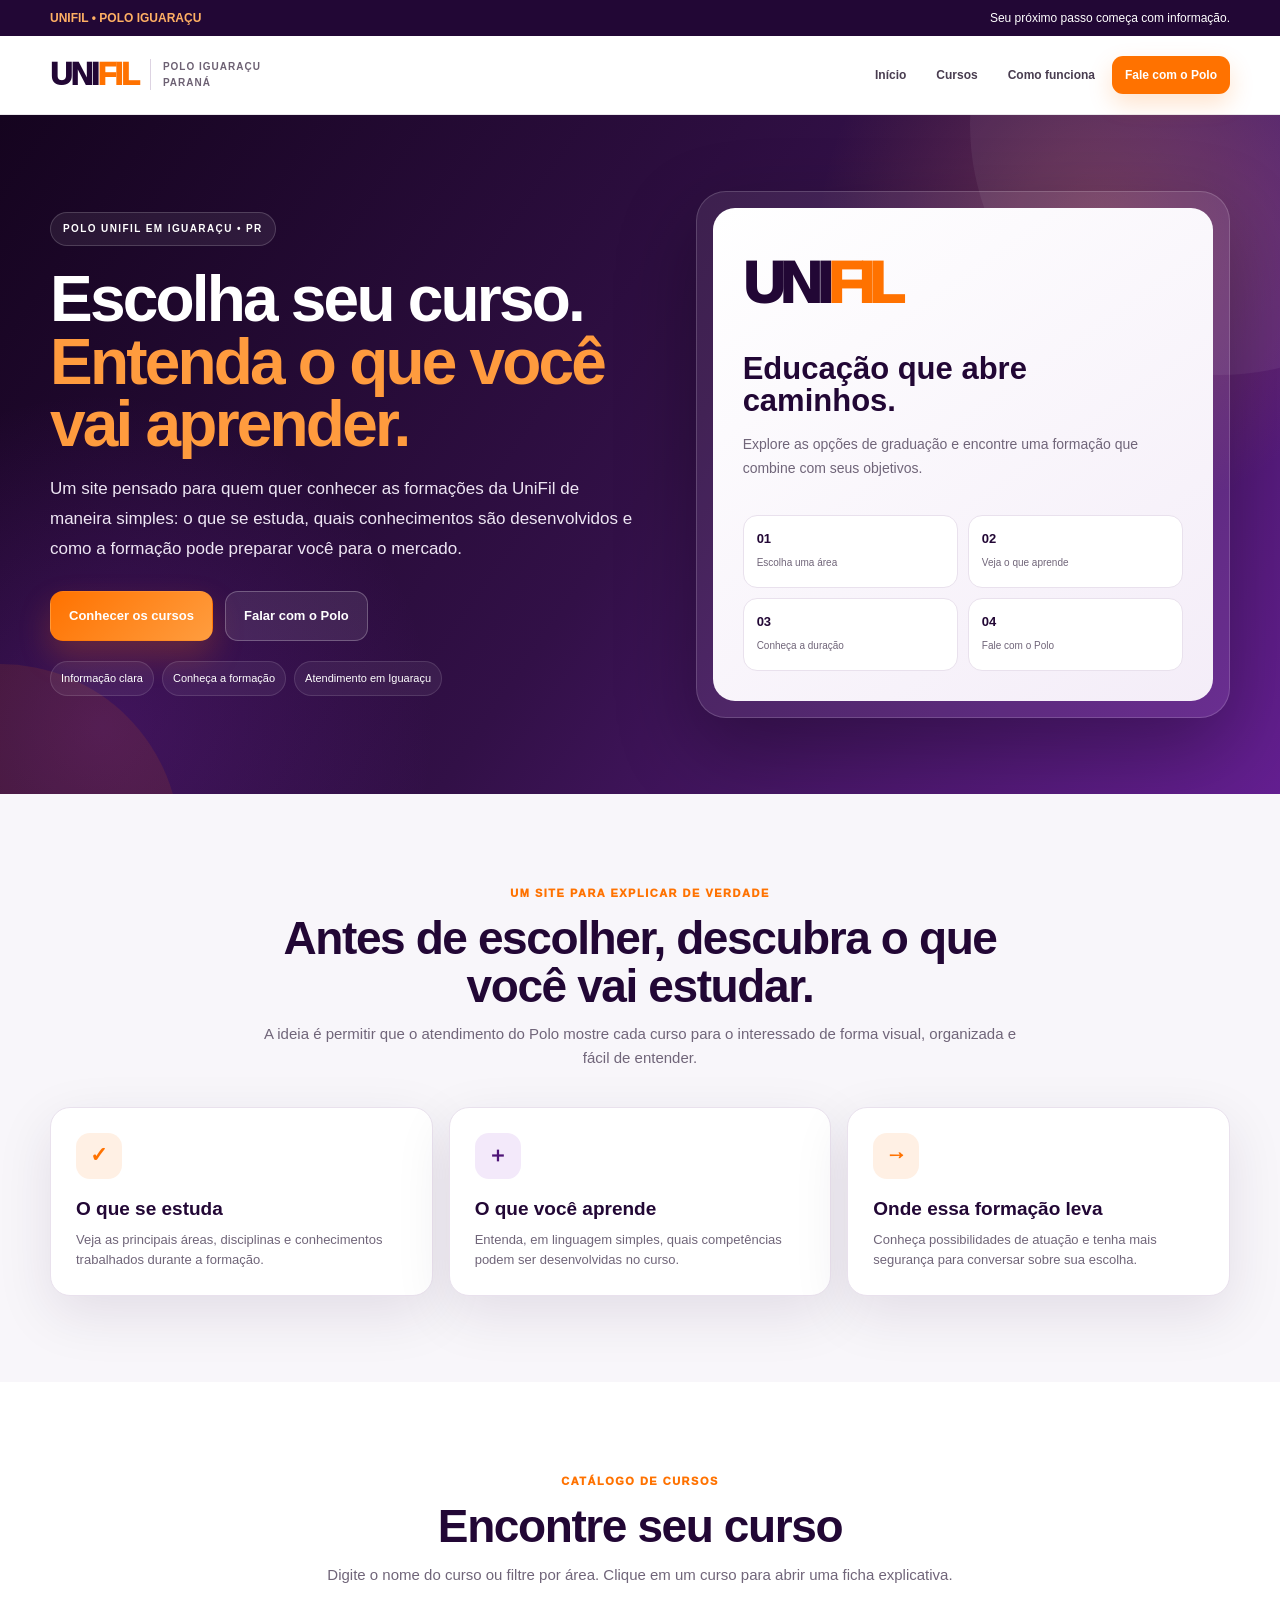
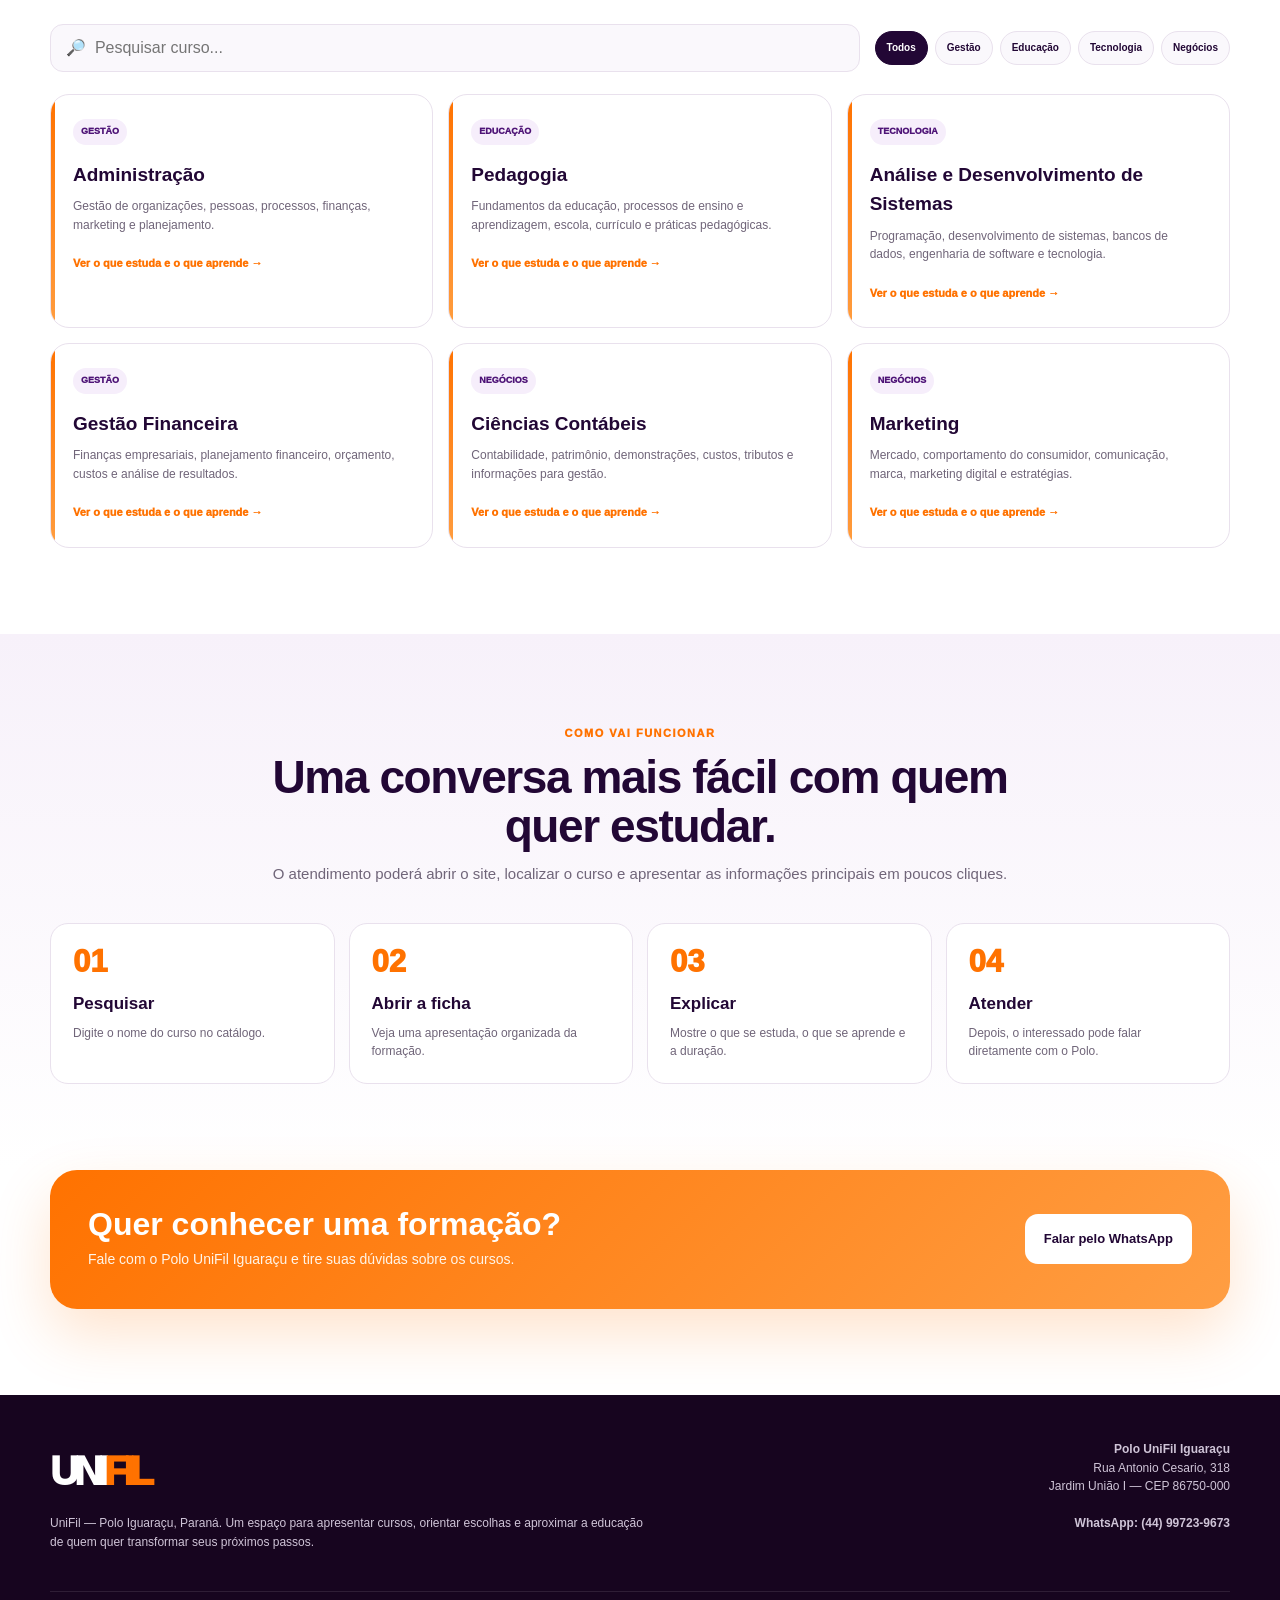
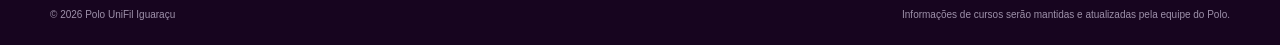
<file: public/instituto-oficial.html>
<!doctype html>
<html lang="pt-BR">
<head>
  <meta charset="utf-8">
  <meta name="viewport" content="width=device-width,initial-scale=1">
  <meta http-equiv="refresh" content="0;url=/instituto">
  <title>Instituto Educacional Canoa Grande</title>
  <script>location.replace('/instituto');</script>
</head>
<body>Redirecionando para o site do Instituto...</body>
</html>
</file>
